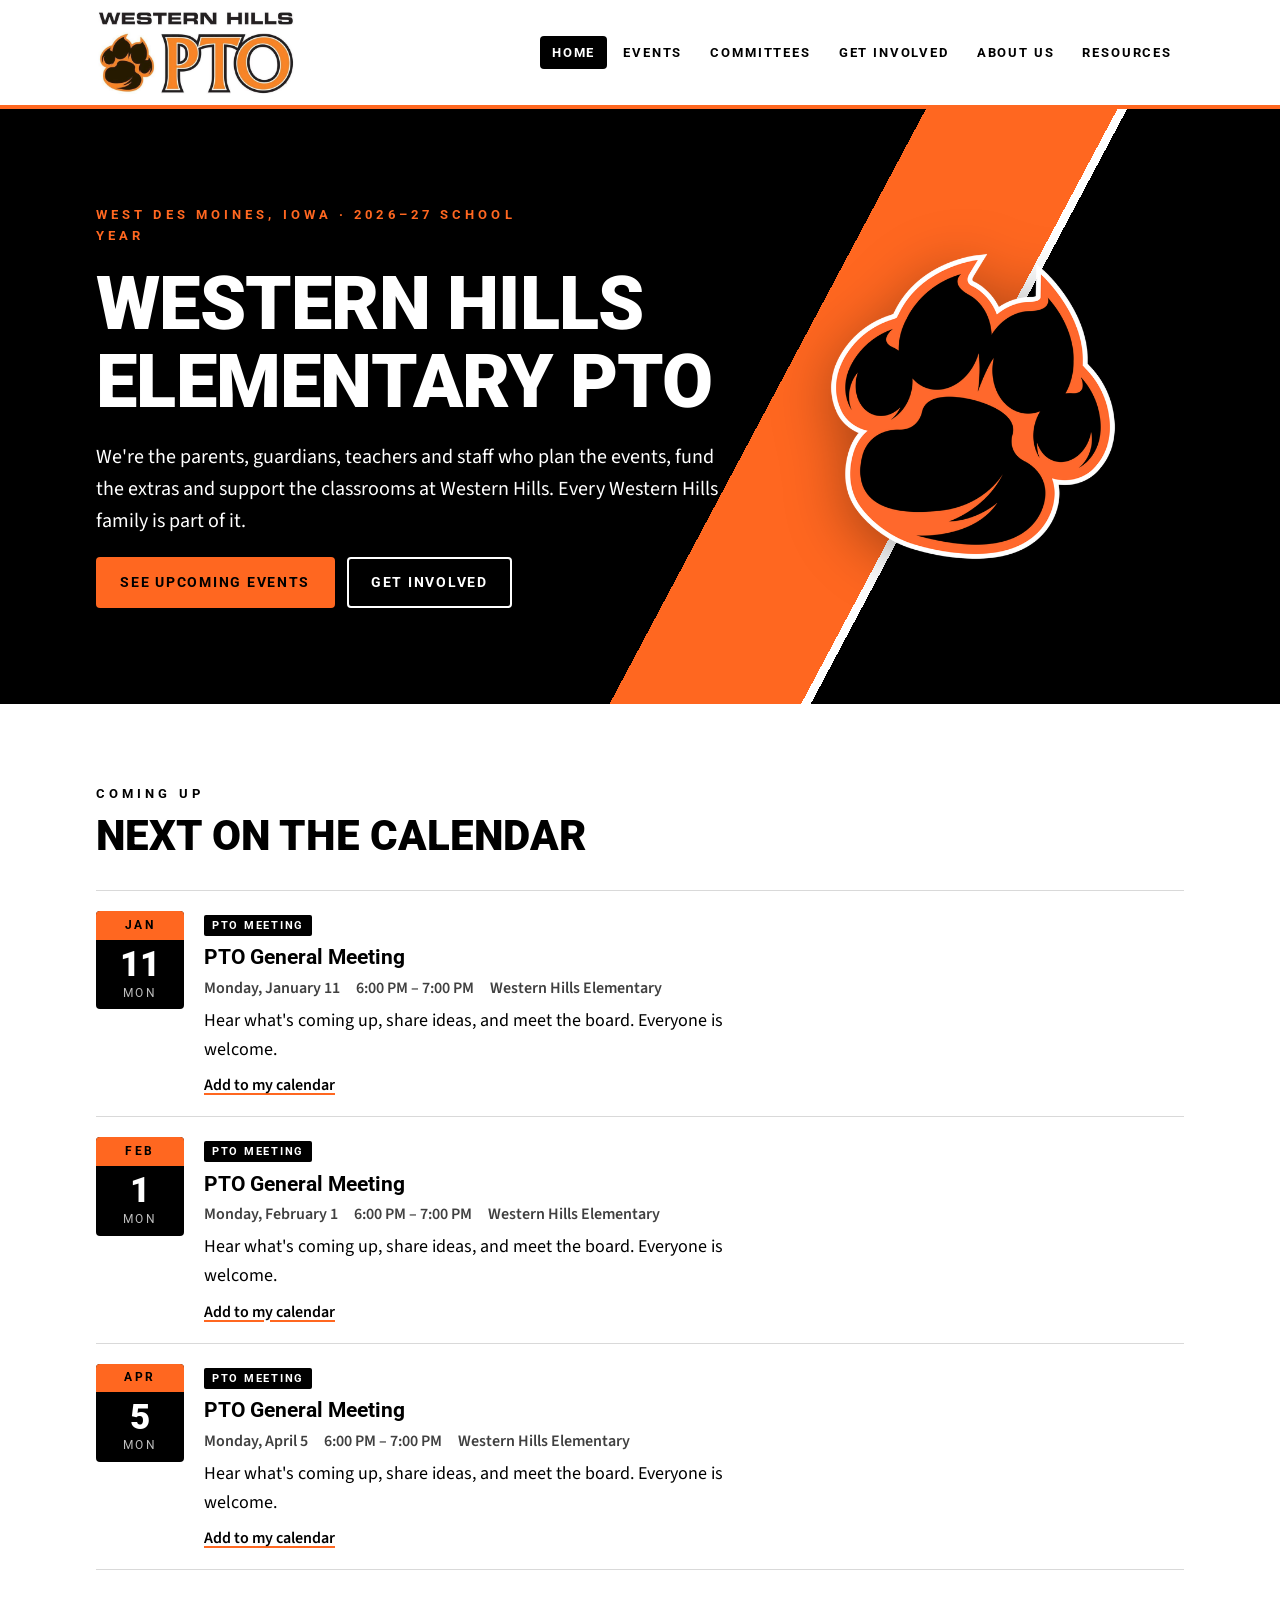
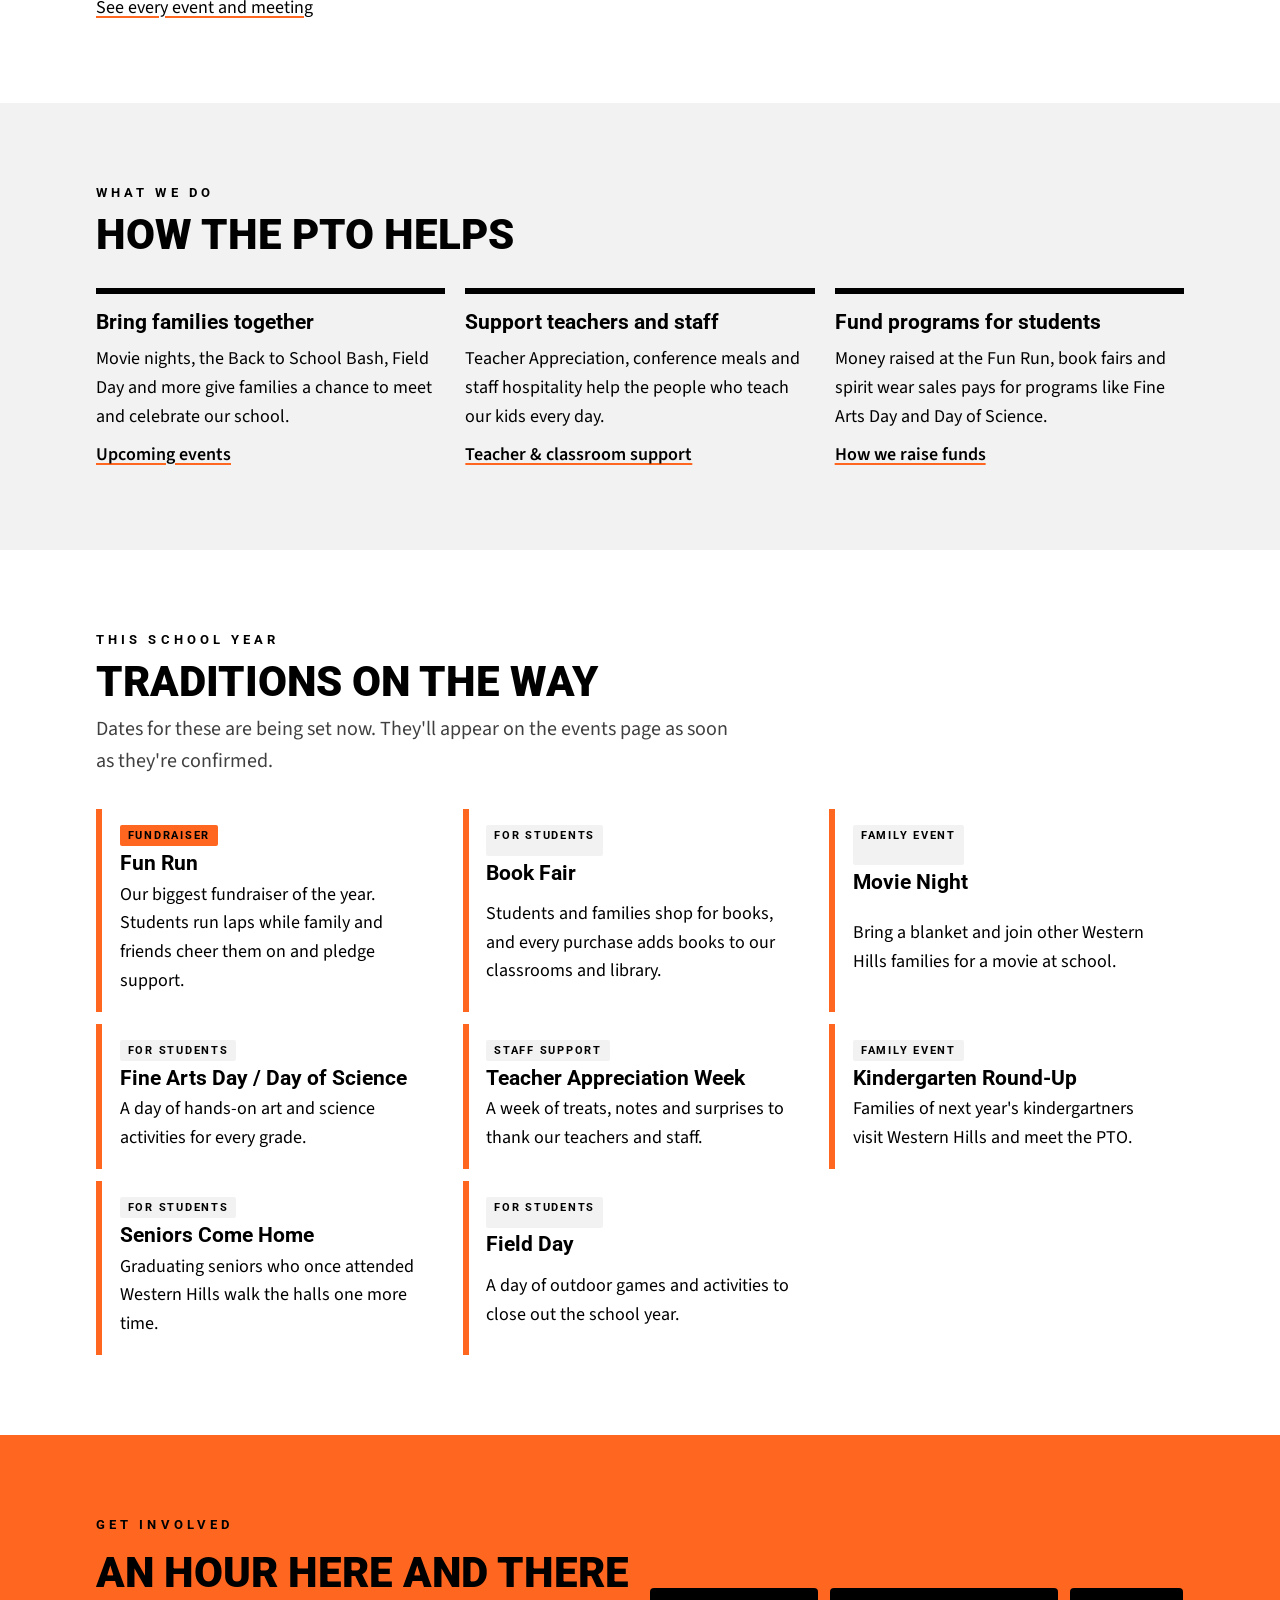
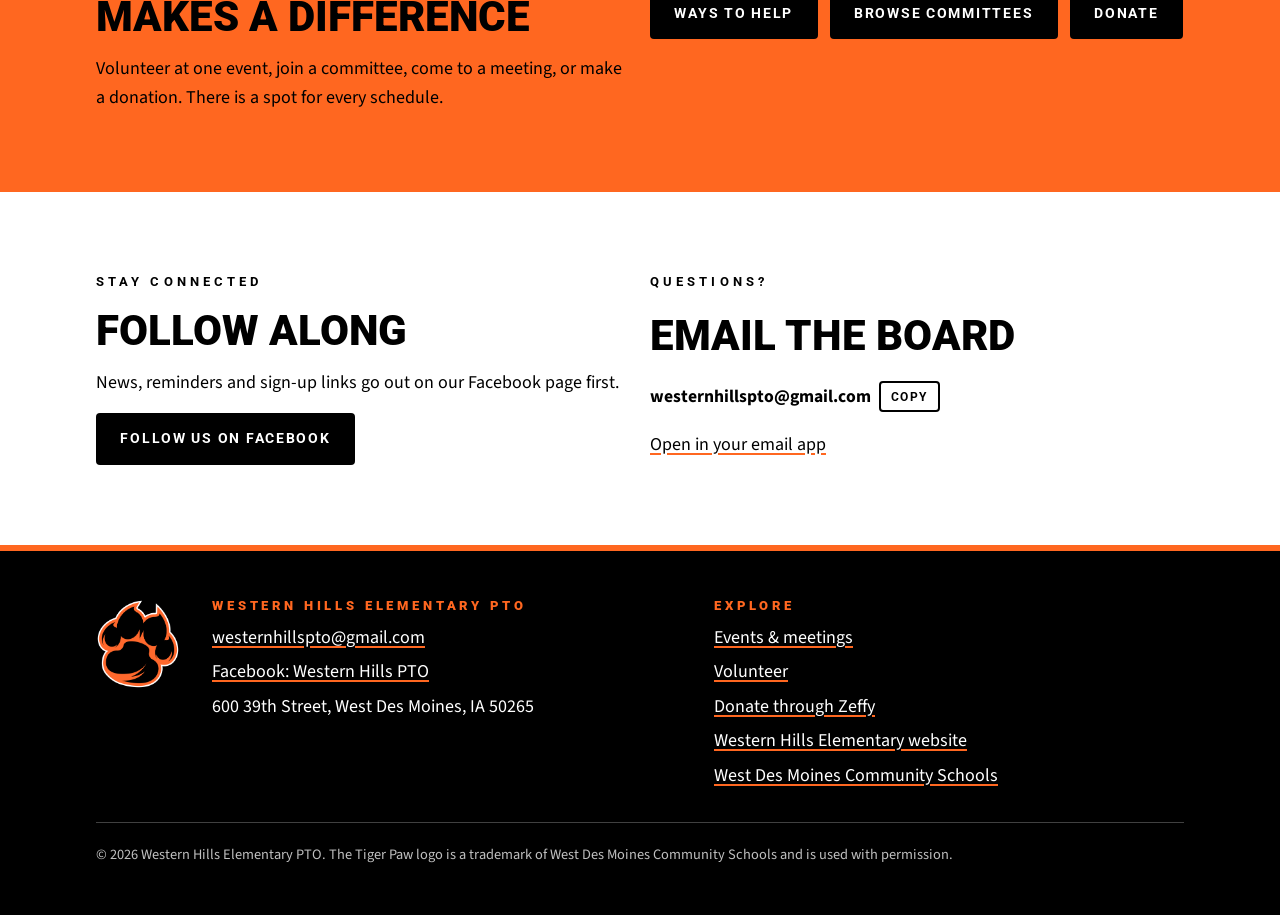
<file: index.html>
<!doctype html>
<html lang="en">
<head>
  <meta charset="utf-8">
  <meta name="viewport" content="width=device-width, initial-scale=1, viewport-fit=cover">
  <title>Western Hills Elementary PTO</title>
  <meta name="description" content="The Western Hills Elementary PTO plans events, supports teachers and funds programs for students at Western Hills Elementary in West Des Moines.">
  <meta property="og:title" content="Western Hills Elementary PTO">
  <meta property="og:description" content="The Western Hills Elementary PTO plans events, supports teachers and funds programs for students at Western Hills Elementary in West Des Moines.">
  <meta property="og:image" content="https://westernhillspto.com/assets/img/pto-logo.png">
  <meta name="theme-color" content="#000000">
  <link rel="icon" type="image/png" sizes="32x32" href="assets/img/favicon-32.png">
  <link rel="icon" type="image/png" sizes="256x256" href="assets/img/favicon-256.png">
  <link rel="apple-touch-icon" href="assets/img/apple-touch-icon.png">
  <link rel="preconnect" href="https://fonts.googleapis.com">
  <link rel="preconnect" href="https://fonts.gstatic.com" crossorigin>
  <link rel="stylesheet" href="https://fonts.googleapis.com/css2?family=Roboto:wght@500;700;900&family=Source+Sans+3:ital,wght@0,400;0,600;0,700;1,400&display=swap">
  <link rel="stylesheet" href="assets/css/site.css">
  <script src="assets/js/site.js" defer></script>
</head>
<body data-page="home">
  <a class="skip" href="#main">Skip to content</a>
  <header class="site-header">
    <div class="wrap">
      <a class="brand" href="index.html" aria-label="Western Hills Elementary PTO home">
        <img src="assets/img/pto-logo.png" alt="Western Hills PTO" width="640" height="276">
      </a>
      <button class="nav-toggle" type="button" aria-expanded="false" aria-controls="site-nav">Menu</button>
      <nav class="nav" id="site-nav" aria-label="Main">
        <ul>
          <li><a href="index.html" aria-current="page">Home</a></li>
          <li><a href="events.html">Events</a></li>
          <li><a href="committees.html">Committees</a></li>
          <li><a href="get-involved.html">Get Involved</a></li>
          <li><a href="about.html">About Us</a></li>
          <li><a href="resources.html">Resources</a></li>
        </ul>
      </nav>
    </div>
  </header>

  <main id="main">
    <section class="hero on-ink">
      <div class="wrap">
        <div class="hero-copy">
          <p class="eyebrow">West Des Moines, Iowa · 2026–27 school year</p>
          <h1>Western Hills Elementary PTO</h1>
          <p class="lede">We're the parents, guardians, teachers and staff who plan the events, fund the extras and support the classrooms at Western Hills. Every Western Hills family is part of it.</p>
          <div class="btn-row">
            <a class="btn btn-orange" href="events.html">See upcoming events</a>
            <a class="btn btn-ghost" href="get-involved.html">Get involved</a>
          </div>
        </div>
        <img class="hero-mark" src="assets/img/paw-full-color.png" alt="" width="522" height="560">
      </div>
    </section>

    <section class="section">
      <div class="wrap">
        <div class="section-head">
          <p class="eyebrow">Coming up</p>
          <h2>Next on the calendar</h2>
        </div>
        <div id="next-events"><p class="empty">Loading events…</p></div>
        <p style="margin-top:1.5rem"><a href="events.html">See every event and meeting</a></p>
      </div>
    </section>

    <section class="section band-stone">
      <div class="wrap">
        <div class="section-head">
          <p class="eyebrow">What we do</p>
          <h2>How the PTO helps</h2>
        </div>
        <div class="grid grid-3">
          <div class="pillar">
            <h3>Bring families together</h3>
            <p>Movie nights, the Back to School Bash, Field Day and more give families a chance to meet and celebrate our school.</p>
            <a href="events.html">Upcoming events</a>
          </div>
          <div class="pillar">
            <h3>Support teachers and staff</h3>
            <p>Teacher Appreciation, conference meals and staff hospitality help the people who teach our kids every day.</p>
            <a href="committees.html#staff">Teacher &amp; classroom support</a>
          </div>
          <div class="pillar">
            <h3>Fund programs for students</h3>
            <p>Money raised at the Fun Run, book fairs and spirit wear sales pays for programs like Fine Arts Day and Day of Science.</p>
            <a href="committees.html#fundraising">How we raise funds</a>
          </div>
        </div>
      </div>
    </section>

    <section class="section">
      <div class="wrap">
        <div class="section-head">
          <p class="eyebrow">This school year</p>
          <h2>Traditions on the way</h2>
          <p class="lede">Dates for these are being set now. They'll appear on the events page as soon as they're confirmed.</p>
        </div>
        <div class="soon-list" id="year-list"></div>
      </div>
    </section>

    <section class="section band-orange">
      <div class="wrap grid grid-2" style="align-items:center">
        <div class="stack">
          <p class="eyebrow">Get involved</p>
          <h2>An hour here and there makes a difference</h2>
          <p>Volunteer at one event, join a committee, come to a meeting, or make a donation. There is a spot for every schedule.</p>
        </div>
        <div class="btn-row">
          <a class="btn btn-ink" href="get-involved.html">Ways to help</a>
          <a class="btn btn-ink" href="committees.html">Browse committees</a>
          <a class="btn btn-ink" data-site-donate href="https://www.zeffy.com/en-US/organizations/western-hills-elementary-pto" target="_blank" rel="noopener">Donate</a>
        </div>
      </div>
    </section>

    <section class="section">
      <div class="wrap grid grid-2">
        <div class="stack">
          <p class="eyebrow">Stay connected</p>
          <h2>Follow along</h2>
          <p>News, reminders and sign-up links go out on our Facebook page first.</p>
          <div class="btn-row"><a class="btn btn-ink" data-site-facebook href="https://www.facebook.com/WesternHillsPTO" target="_blank" rel="noopener">Follow us on Facebook</a></div>
        </div>
        <div class="stack">
          <p class="eyebrow">Questions?</p>
          <h2>Email the board</h2>
          <div class="copyline"><code>westernhillspto@gmail.com</code><button class="copybtn" type="button" data-copy-email data-copy="westernhillspto@gmail.com">Copy</button></div>
          <p><a data-site-email href="mailto:westernhillspto@gmail.com">Open in your email app</a></p>
        </div>
      </div>
    </section>
  </main>

  <footer class="site-footer">
    <div class="wrap">
      <img src="assets/img/paw-full-color.png" alt="" width="522" height="560">
      <div>
        <h2>Western Hills Elementary PTO</h2>
        <ul>
          <li><a data-site-email data-show-text href="mailto:westernhillspto@gmail.com">westernhillspto@gmail.com</a></li>
          <li><a data-site-facebook href="https://www.facebook.com/WesternHillsPTO" target="_blank" rel="noopener">Facebook: Western Hills PTO</a></li>
          <li data-site-address>600 39th Street, West Des Moines, IA 50265</li>
        </ul>
      </div>
      <div>
        <h2>Explore</h2>
        <ul>
          <li><a href="events.html">Events &amp; meetings</a></li>
          <li><a href="get-involved.html">Volunteer</a></li>
          <li><a data-site-donate href="https://www.zeffy.com/en-US/organizations/western-hills-elementary-pto" target="_blank" rel="noopener">Donate through Zeffy</a></li>
          <li><a data-site-school href="https://westernhills.wdmcs.org/" target="_blank" rel="noopener">Western Hills Elementary website</a></li>
          <li><a data-site-district href="https://www.wdmcs.org/" target="_blank" rel="noopener">West Des Moines Community Schools</a></li>
        </ul>
      </div>
      <p class="fine">&copy; <span id="year">2026</span> Western Hills Elementary PTO. The Tiger Paw logo is a trademark of West Des Moines Community Schools and is used with permission.</p>
    </div>
  </footer>
</body>
</html>
</file>
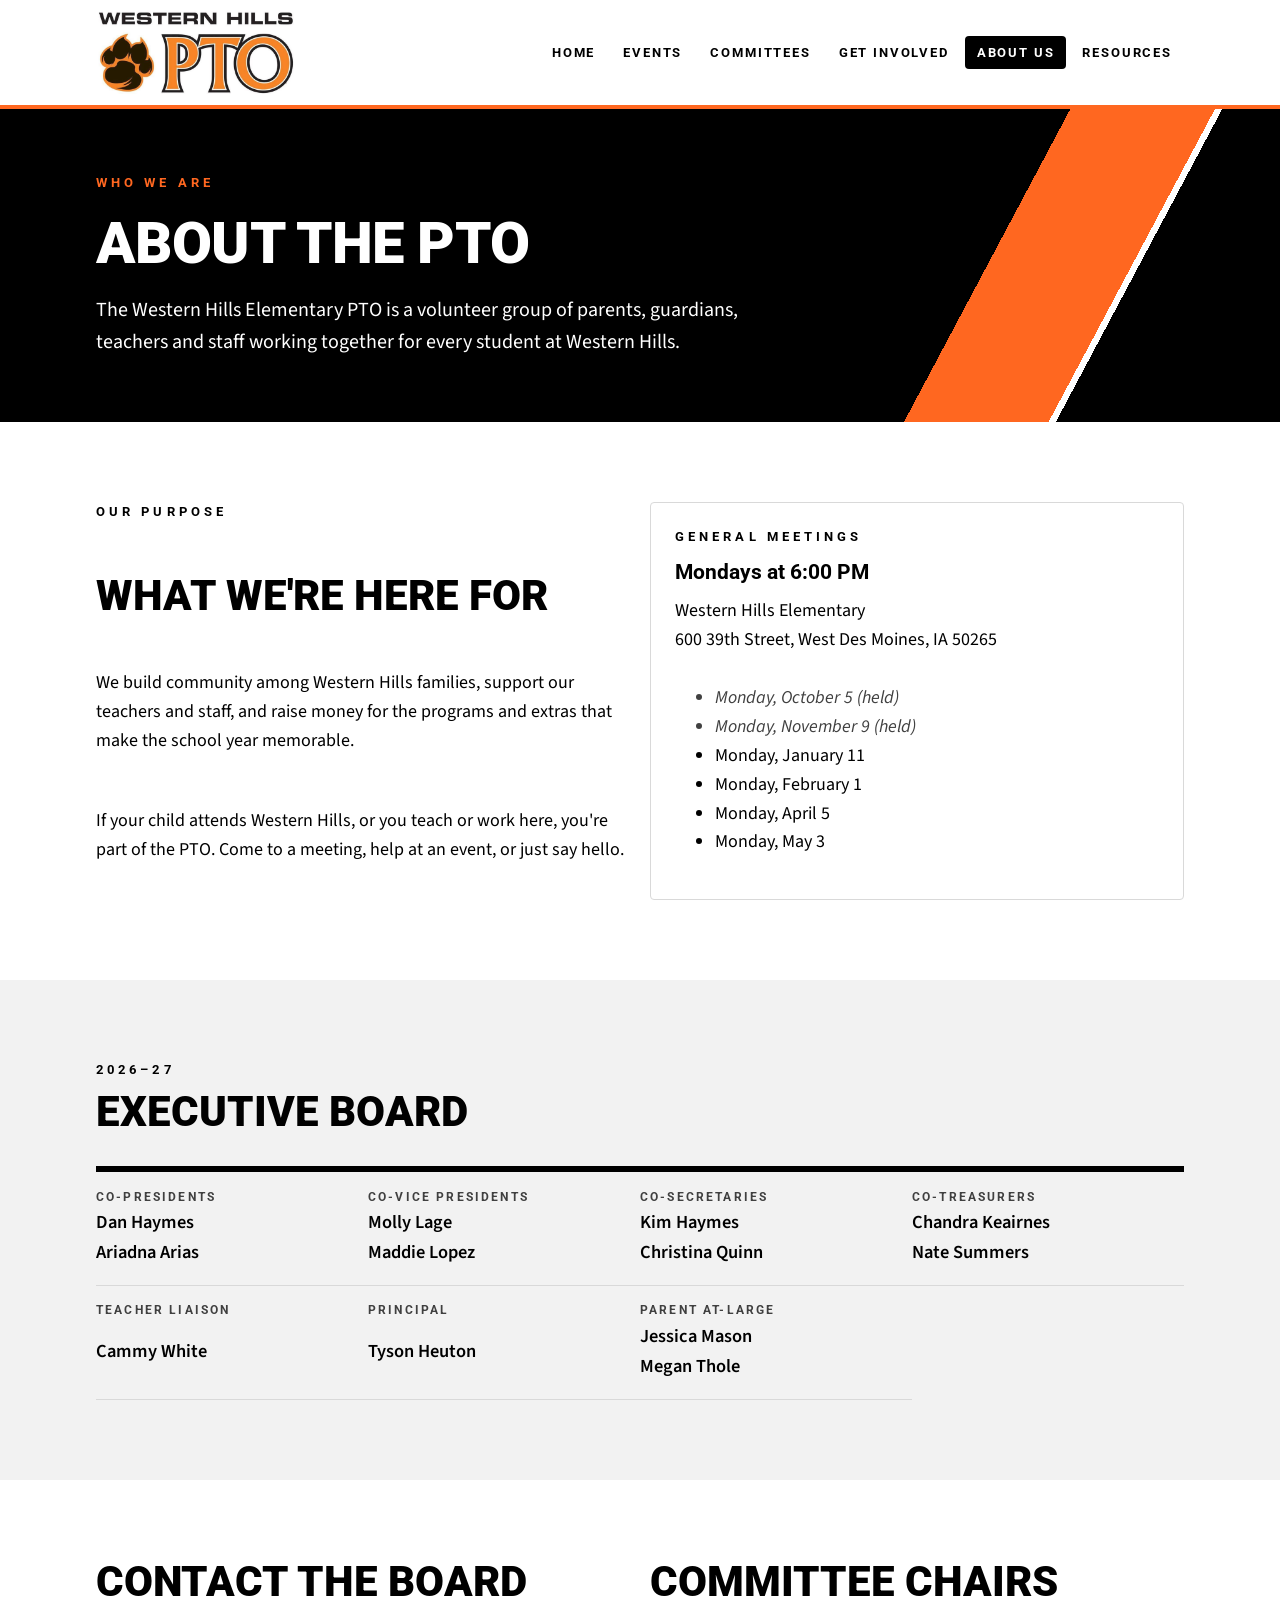
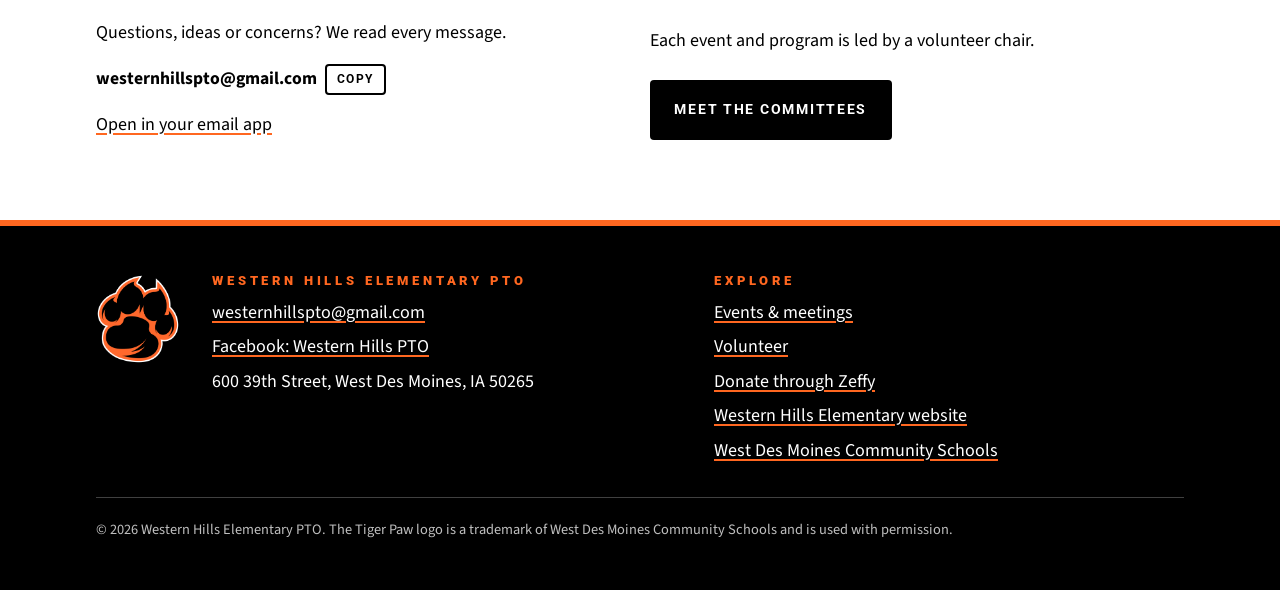
<file: about.html>
<!doctype html>
<html lang="en">
<head>
  <meta charset="utf-8">
  <meta name="viewport" content="width=device-width, initial-scale=1, viewport-fit=cover">
  <title>About Us | Western Hills Elementary PTO</title>
  <meta name="description" content="Meet the 2026–27 Western Hills Elementary PTO executive board and learn how the PTO works.">
  <meta property="og:title" content="About Us | Western Hills Elementary PTO">
  <meta property="og:description" content="Meet the 2026–27 Western Hills Elementary PTO executive board and learn how the PTO works.">
  <meta property="og:image" content="https://westernhillspto.com/assets/img/pto-logo.png">
  <meta name="theme-color" content="#000000">
  <link rel="icon" type="image/png" sizes="32x32" href="assets/img/favicon-32.png">
  <link rel="icon" type="image/png" sizes="256x256" href="assets/img/favicon-256.png">
  <link rel="apple-touch-icon" href="assets/img/apple-touch-icon.png">
  <link rel="preconnect" href="https://fonts.googleapis.com">
  <link rel="preconnect" href="https://fonts.gstatic.com" crossorigin>
  <link rel="stylesheet" href="https://fonts.googleapis.com/css2?family=Roboto:wght@500;700;900&family=Source+Sans+3:ital,wght@0,400;0,600;0,700;1,400&display=swap">
  <link rel="stylesheet" href="assets/css/site.css">
  <script src="assets/js/site.js" defer></script>
</head>
<body data-page="about">
  <a class="skip" href="#main">Skip to content</a>
  <header class="site-header">
    <div class="wrap">
      <a class="brand" href="index.html" aria-label="Western Hills Elementary PTO home">
        <img src="assets/img/pto-logo.png" alt="Western Hills PTO" width="640" height="276">
      </a>
      <button class="nav-toggle" type="button" aria-expanded="false" aria-controls="site-nav">Menu</button>
      <nav class="nav" id="site-nav" aria-label="Main">
        <ul>
          <li><a href="index.html">Home</a></li>
          <li><a href="events.html">Events</a></li>
          <li><a href="committees.html">Committees</a></li>
          <li><a href="get-involved.html">Get Involved</a></li>
          <li><a href="about.html" aria-current="page">About Us</a></li>
          <li><a href="resources.html">Resources</a></li>
        </ul>
      </nav>
    </div>
  </header>

  <main id="main">
    <section class="hero hero-sm on-ink">
      <div class="wrap">
        <div class="hero-copy">
          <p class="eyebrow">Who we are</p>
          <h1>About the PTO</h1>
          <p class="lede">The Western Hills Elementary PTO is a volunteer group of parents, guardians, teachers and staff working together for every student at Western Hills.</p>
        </div>
      </div>
    </section>

    <section class="section">
      <div class="wrap grid grid-2">
        <div class="stack">
          <p class="eyebrow">Our purpose</p>
          <h2>What we're here for</h2>
          <p>We build community among Western Hills families, support our teachers and staff, and raise money for the programs and extras that make the school year memorable.</p>
          <p>If your child attends Western Hills, or you teach or work here, you're part of the PTO. Come to a meeting, help at an event, or just say hello.</p>
        </div>
        <div class="panel">
          <p class="eyebrow">General meetings</p>
          <h3>Mondays at 6:00 PM</h3>
          <p>Western Hills Elementary<br><span data-site-address>600 39th Street, West Des Moines, IA 50265</span></p>
          <ul id="meeting-dates"></ul>
        </div>
      </div>
    </section>

    <section class="section band-stone">
      <div class="wrap">
        <div class="section-head">
          <p class="eyebrow">2026–27</p>
          <h2>Executive board</h2>
        </div>
        <div class="board" id="board"><p class="empty">Loading…</p></div>
      </div>
    </section>

    <section class="section">
      <div class="wrap grid grid-2">
        <div class="stack">
          <h2>Contact the board</h2>
          <p>Questions, ideas or concerns? We read every message.</p>
          <div class="copyline"><code>westernhillspto@gmail.com</code><button class="copybtn" type="button" data-copy-email data-copy="westernhillspto@gmail.com">Copy</button></div>
          <p><a data-site-email href="mailto:westernhillspto@gmail.com">Open in your email app</a></p>
        </div>
        <div class="stack">
          <h2>Committee chairs</h2>
          <p>Each event and program is led by a volunteer chair.</p>
          <div class="btn-row"><a class="btn btn-ink" href="committees.html">Meet the committees</a></div>
        </div>
      </div>
    </section>
  </main>

  <footer class="site-footer">
    <div class="wrap">
      <img src="assets/img/paw-full-color.png" alt="" width="522" height="560">
      <div>
        <h2>Western Hills Elementary PTO</h2>
        <ul>
          <li><a data-site-email data-show-text href="mailto:westernhillspto@gmail.com">westernhillspto@gmail.com</a></li>
          <li><a data-site-facebook href="https://www.facebook.com/WesternHillsPTO" target="_blank" rel="noopener">Facebook: Western Hills PTO</a></li>
          <li data-site-address>600 39th Street, West Des Moines, IA 50265</li>
        </ul>
      </div>
      <div>
        <h2>Explore</h2>
        <ul>
          <li><a href="events.html">Events &amp; meetings</a></li>
          <li><a href="get-involved.html">Volunteer</a></li>
          <li><a data-site-donate href="https://www.zeffy.com/en-US/organizations/western-hills-elementary-pto" target="_blank" rel="noopener">Donate through Zeffy</a></li>
          <li><a data-site-school href="https://westernhills.wdmcs.org/" target="_blank" rel="noopener">Western Hills Elementary website</a></li>
          <li><a data-site-district href="https://www.wdmcs.org/" target="_blank" rel="noopener">West Des Moines Community Schools</a></li>
        </ul>
      </div>
      <p class="fine">&copy; <span id="year">2026</span> Western Hills Elementary PTO. The Tiger Paw logo is a trademark of West Des Moines Community Schools and is used with permission.</p>
    </div>
  </footer>
</body>
</html>
</file>
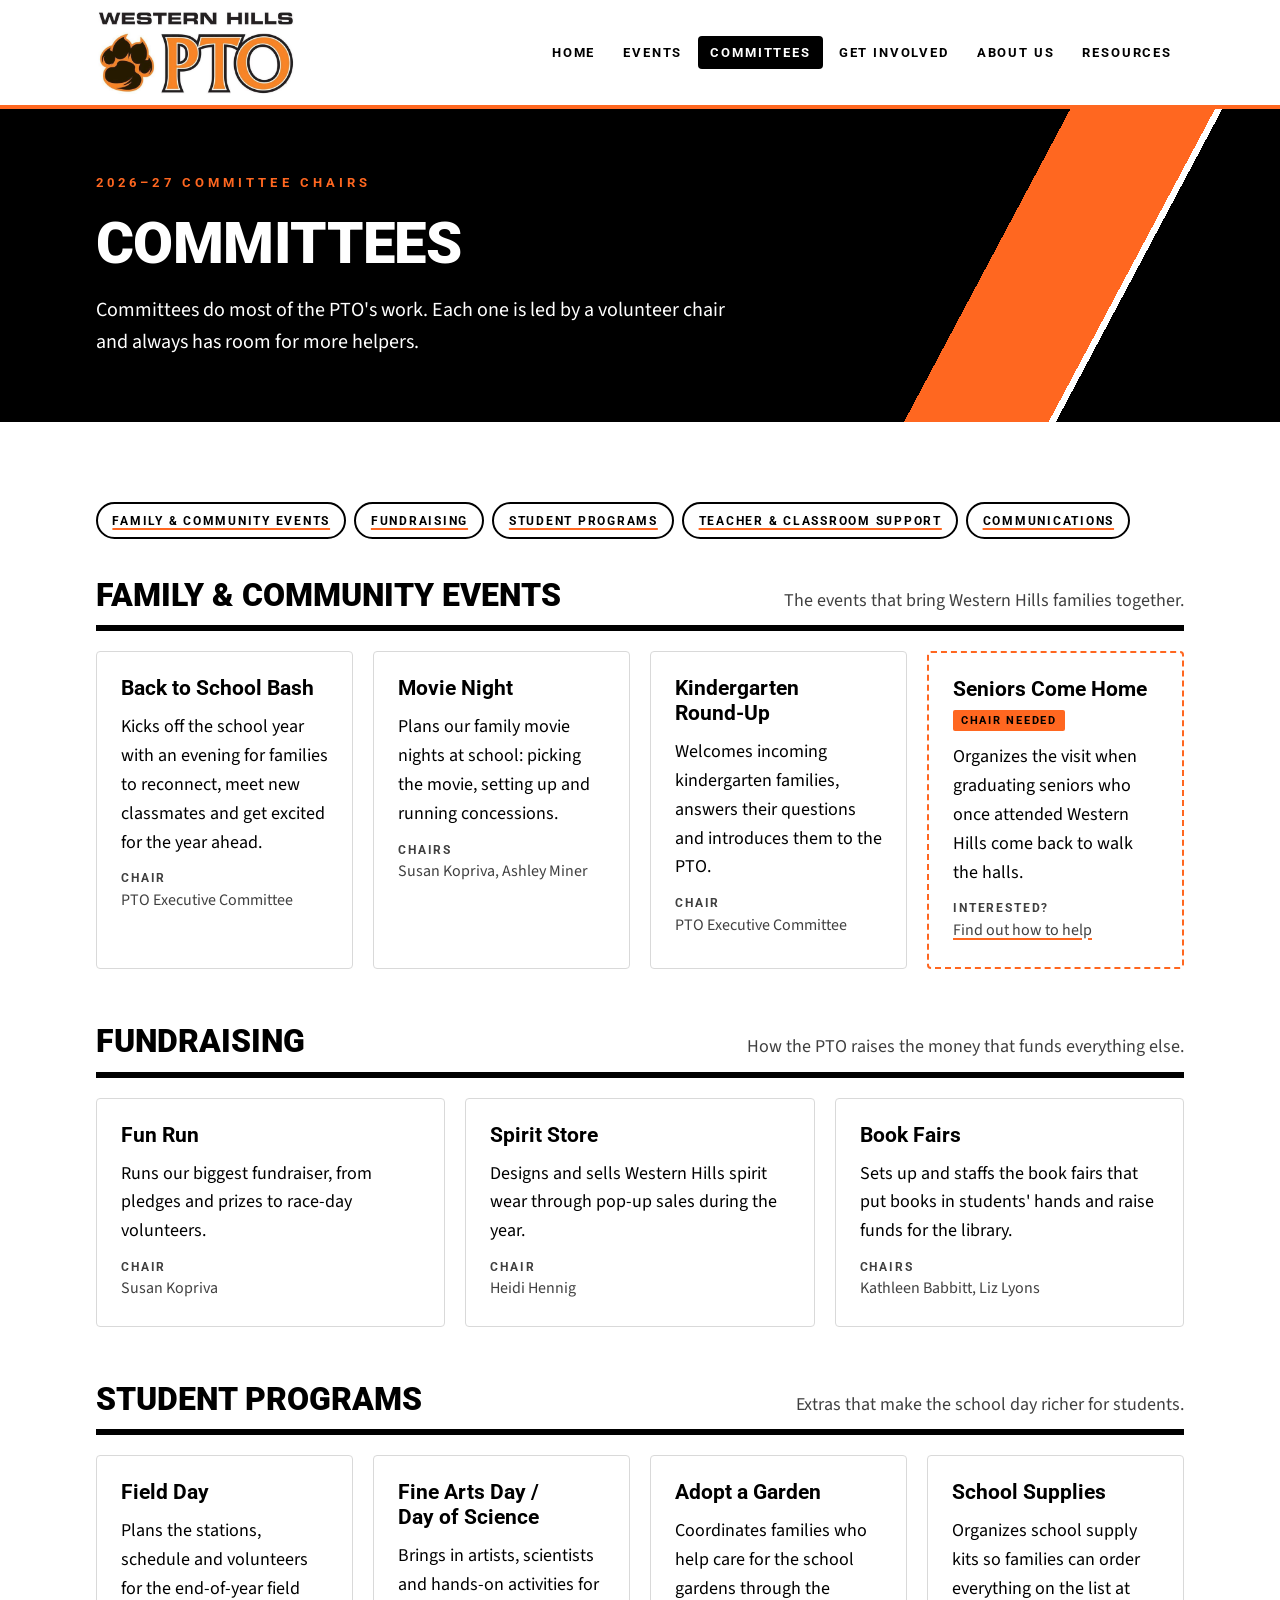
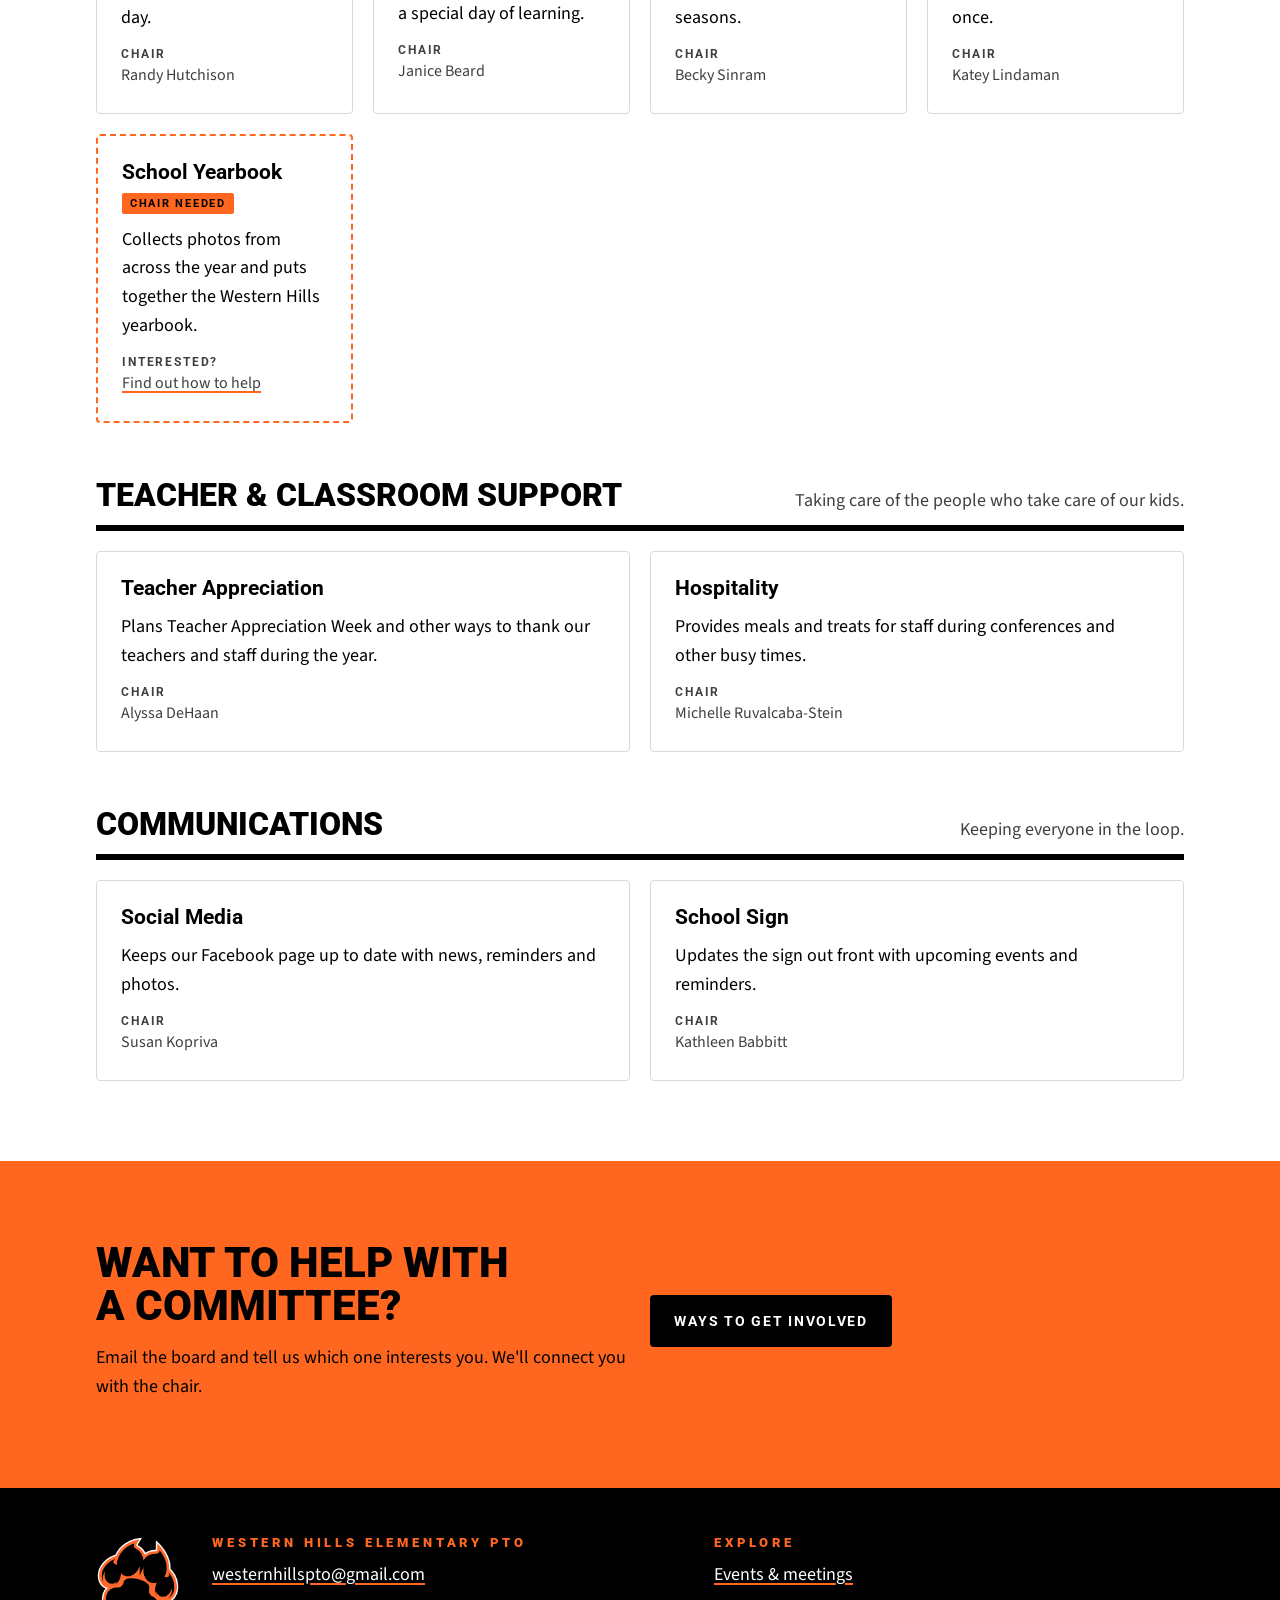
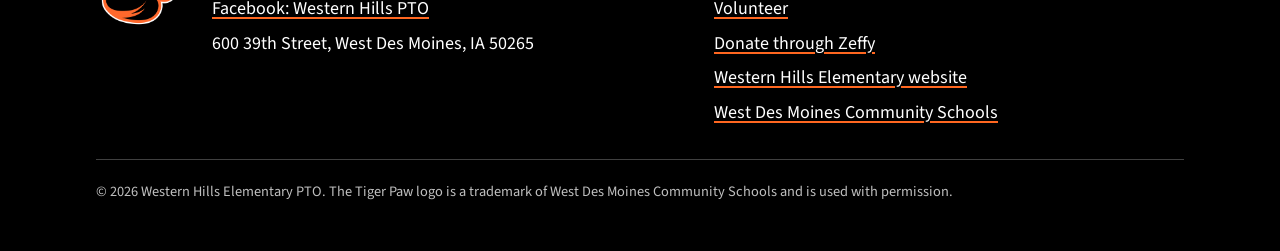
<file: committees.html>
<!doctype html>
<html lang="en">
<head>
  <meta charset="utf-8">
  <meta name="viewport" content="width=device-width, initial-scale=1, viewport-fit=cover">
  <title>Committees | Western Hills Elementary PTO</title>
  <meta name="description" content="The committees of the Western Hills Elementary PTO, what each one does, and who leads it.">
  <meta property="og:title" content="Committees | Western Hills Elementary PTO">
  <meta property="og:description" content="The committees of the Western Hills Elementary PTO, what each one does, and who leads it.">
  <meta property="og:image" content="https://westernhillspto.com/assets/img/pto-logo.png">
  <meta name="theme-color" content="#000000">
  <link rel="icon" type="image/png" sizes="32x32" href="assets/img/favicon-32.png">
  <link rel="icon" type="image/png" sizes="256x256" href="assets/img/favicon-256.png">
  <link rel="apple-touch-icon" href="assets/img/apple-touch-icon.png">
  <link rel="preconnect" href="https://fonts.googleapis.com">
  <link rel="preconnect" href="https://fonts.gstatic.com" crossorigin>
  <link rel="stylesheet" href="https://fonts.googleapis.com/css2?family=Roboto:wght@500;700;900&family=Source+Sans+3:ital,wght@0,400;0,600;0,700;1,400&display=swap">
  <link rel="stylesheet" href="assets/css/site.css">
  <script src="assets/js/site.js" defer></script>
</head>
<body data-page="committees">
  <a class="skip" href="#main">Skip to content</a>
  <header class="site-header">
    <div class="wrap">
      <a class="brand" href="index.html" aria-label="Western Hills Elementary PTO home">
        <img src="assets/img/pto-logo.png" alt="Western Hills PTO" width="640" height="276">
      </a>
      <button class="nav-toggle" type="button" aria-expanded="false" aria-controls="site-nav">Menu</button>
      <nav class="nav" id="site-nav" aria-label="Main">
        <ul>
          <li><a href="index.html">Home</a></li>
          <li><a href="events.html">Events</a></li>
          <li><a href="committees.html" aria-current="page">Committees</a></li>
          <li><a href="get-involved.html">Get Involved</a></li>
          <li><a href="about.html">About Us</a></li>
          <li><a href="resources.html">Resources</a></li>
        </ul>
      </nav>
    </div>
  </header>

  <main id="main">
    <section class="hero hero-sm on-ink">
      <div class="wrap">
        <div class="hero-copy">
          <p class="eyebrow">2026–27 committee chairs</p>
          <h1>Committees</h1>
          <p class="lede">Committees do most of the PTO's work. Each one is led by a volunteer chair and always has room for more helpers.</p>
        </div>
      </div>
    </section>

    <section class="section">
      <div class="wrap">
        <nav class="jump" id="jump" aria-label="Committee categories" style="margin-bottom:2.5rem"></nav>
        <div id="committee-list"><p class="empty">Loading committees…</p></div>
      </div>
    </section>

    <section class="section band-orange">
      <div class="wrap grid grid-2" style="align-items:center">
        <div class="stack">
          <h2>Want to help with a committee?</h2>
          <p>Email the board and tell us which one interests you. We'll connect you with the chair.</p>
        </div>
        <div class="btn-row"><a class="btn btn-ink" href="get-involved.html">Ways to get involved</a></div>
      </div>
    </section>
  </main>

  <footer class="site-footer">
    <div class="wrap">
      <img src="assets/img/paw-full-color.png" alt="" width="522" height="560">
      <div>
        <h2>Western Hills Elementary PTO</h2>
        <ul>
          <li><a data-site-email data-show-text href="mailto:westernhillspto@gmail.com">westernhillspto@gmail.com</a></li>
          <li><a data-site-facebook href="https://www.facebook.com/WesternHillsPTO" target="_blank" rel="noopener">Facebook: Western Hills PTO</a></li>
          <li data-site-address>600 39th Street, West Des Moines, IA 50265</li>
        </ul>
      </div>
      <div>
        <h2>Explore</h2>
        <ul>
          <li><a href="events.html">Events &amp; meetings</a></li>
          <li><a href="get-involved.html">Volunteer</a></li>
          <li><a data-site-donate href="https://www.zeffy.com/en-US/organizations/western-hills-elementary-pto" target="_blank" rel="noopener">Donate through Zeffy</a></li>
          <li><a data-site-school href="https://westernhills.wdmcs.org/" target="_blank" rel="noopener">Western Hills Elementary website</a></li>
          <li><a data-site-district href="https://www.wdmcs.org/" target="_blank" rel="noopener">West Des Moines Community Schools</a></li>
        </ul>
      </div>
      <p class="fine">&copy; <span id="year">2026</span> Western Hills Elementary PTO. The Tiger Paw logo is a trademark of West Des Moines Community Schools and is used with permission.</p>
    </div>
  </footer>
</body>
</html>
</file>
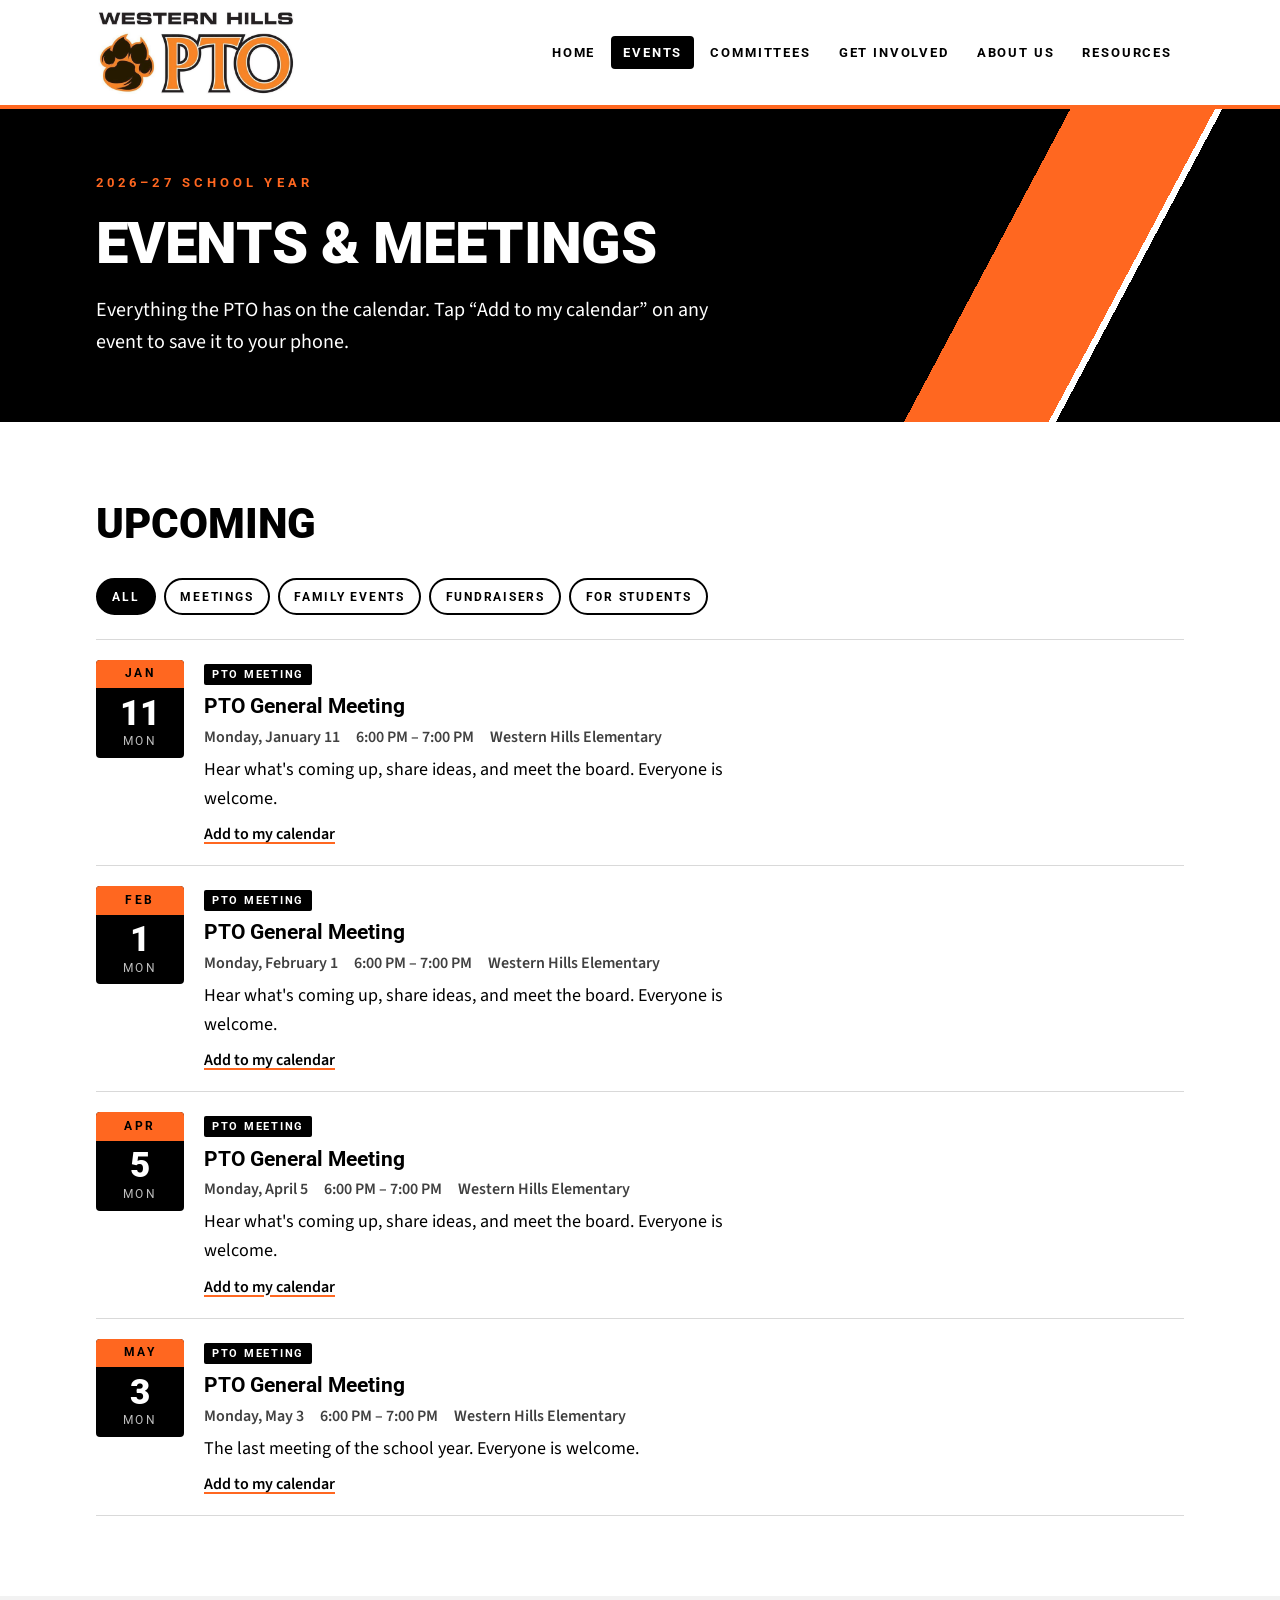
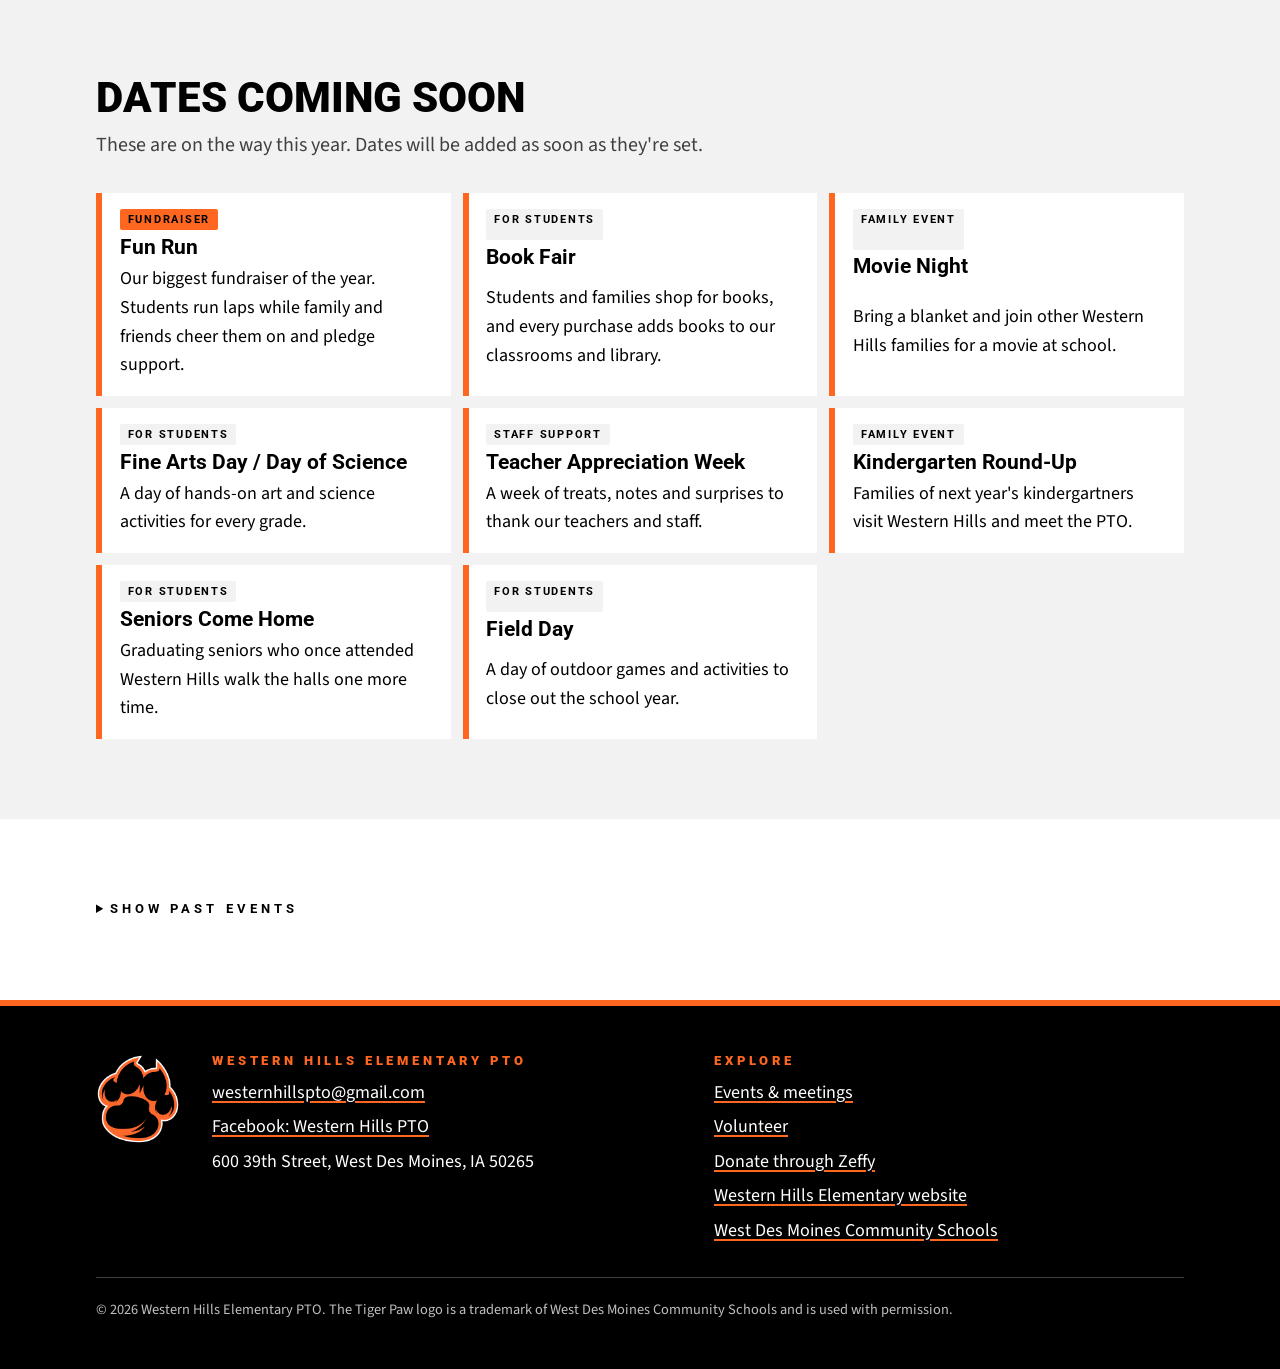
<file: events.html>
<!doctype html>
<html lang="en">
<head>
  <meta charset="utf-8">
  <meta name="viewport" content="width=device-width, initial-scale=1, viewport-fit=cover">
  <title>Events | Western Hills Elementary PTO</title>
  <meta name="description" content="PTO meetings, family events and fundraisers at Western Hills Elementary this school year.">
  <meta property="og:title" content="Events | Western Hills Elementary PTO">
  <meta property="og:description" content="PTO meetings, family events and fundraisers at Western Hills Elementary this school year.">
  <meta property="og:image" content="https://westernhillspto.com/assets/img/pto-logo.png">
  <meta name="theme-color" content="#000000">
  <link rel="icon" type="image/png" sizes="32x32" href="assets/img/favicon-32.png">
  <link rel="icon" type="image/png" sizes="256x256" href="assets/img/favicon-256.png">
  <link rel="apple-touch-icon" href="assets/img/apple-touch-icon.png">
  <link rel="preconnect" href="https://fonts.googleapis.com">
  <link rel="preconnect" href="https://fonts.gstatic.com" crossorigin>
  <link rel="stylesheet" href="https://fonts.googleapis.com/css2?family=Roboto:wght@500;700;900&family=Source+Sans+3:ital,wght@0,400;0,600;0,700;1,400&display=swap">
  <link rel="stylesheet" href="assets/css/site.css">
  <script src="assets/js/site.js" defer></script>
</head>
<body data-page="events">
  <a class="skip" href="#main">Skip to content</a>
  <header class="site-header">
    <div class="wrap">
      <a class="brand" href="index.html" aria-label="Western Hills Elementary PTO home">
        <img src="assets/img/pto-logo.png" alt="Western Hills PTO" width="640" height="276">
      </a>
      <button class="nav-toggle" type="button" aria-expanded="false" aria-controls="site-nav">Menu</button>
      <nav class="nav" id="site-nav" aria-label="Main">
        <ul>
          <li><a href="index.html">Home</a></li>
          <li><a href="events.html" aria-current="page">Events</a></li>
          <li><a href="committees.html">Committees</a></li>
          <li><a href="get-involved.html">Get Involved</a></li>
          <li><a href="about.html">About Us</a></li>
          <li><a href="resources.html">Resources</a></li>
        </ul>
      </nav>
    </div>
  </header>

  <main id="main">
    <section class="hero hero-sm on-ink">
      <div class="wrap">
        <div class="hero-copy">
          <p class="eyebrow">2026–27 school year</p>
          <h1>Events &amp; Meetings</h1>
          <p class="lede">Everything the PTO has on the calendar. Tap “Add to my calendar” on any event to save it to your phone.</p>
        </div>
      </div>
    </section>

    <section class="section">
      <div class="wrap">
        <div class="section-head"><h2>Upcoming</h2></div>
        <div class="filters" role="group" aria-label="Filter events">
          <button class="chip" type="button" data-filter="all" aria-pressed="true">All</button>
          <button class="chip" type="button" data-filter="meeting" aria-pressed="false">Meetings</button>
          <button class="chip" type="button" data-filter="family" aria-pressed="false">Family events</button>
          <button class="chip" type="button" data-filter="fundraiser" aria-pressed="false">Fundraisers</button>
          <button class="chip" type="button" data-filter="students" aria-pressed="false">For students</button>
        </div>
        <div id="upcoming"><p class="empty">Loading events…</p></div>
      </div>
    </section>

    <section class="section band-stone">
      <div class="wrap">
        <div class="section-head">
          <h2>Dates coming soon</h2>
          <p class="lede">These are on the way this year. Dates will be added as soon as they're set.</p>
        </div>
        <div class="soon-list" id="soon"></div>
      </div>
    </section>

    <section class="section" id="past-wrap">
      <div class="wrap">
        <details>
          <summary class="eyebrow" style="cursor:pointer">Show past events</summary>
          <div id="past" style="margin-top:1rem"></div>
        </details>
      </div>
    </section>
  </main>

  <footer class="site-footer">
    <div class="wrap">
      <img src="assets/img/paw-full-color.png" alt="" width="522" height="560">
      <div>
        <h2>Western Hills Elementary PTO</h2>
        <ul>
          <li><a data-site-email data-show-text href="mailto:westernhillspto@gmail.com">westernhillspto@gmail.com</a></li>
          <li><a data-site-facebook href="https://www.facebook.com/WesternHillsPTO" target="_blank" rel="noopener">Facebook: Western Hills PTO</a></li>
          <li data-site-address>600 39th Street, West Des Moines, IA 50265</li>
        </ul>
      </div>
      <div>
        <h2>Explore</h2>
        <ul>
          <li><a href="events.html">Events &amp; meetings</a></li>
          <li><a href="get-involved.html">Volunteer</a></li>
          <li><a data-site-donate href="https://www.zeffy.com/en-US/organizations/western-hills-elementary-pto" target="_blank" rel="noopener">Donate through Zeffy</a></li>
          <li><a data-site-school href="https://westernhills.wdmcs.org/" target="_blank" rel="noopener">Western Hills Elementary website</a></li>
          <li><a data-site-district href="https://www.wdmcs.org/" target="_blank" rel="noopener">West Des Moines Community Schools</a></li>
        </ul>
      </div>
      <p class="fine">&copy; <span id="year">2026</span> Western Hills Elementary PTO. The Tiger Paw logo is a trademark of West Des Moines Community Schools and is used with permission.</p>
    </div>
  </footer>
</body>
</html>
</file>
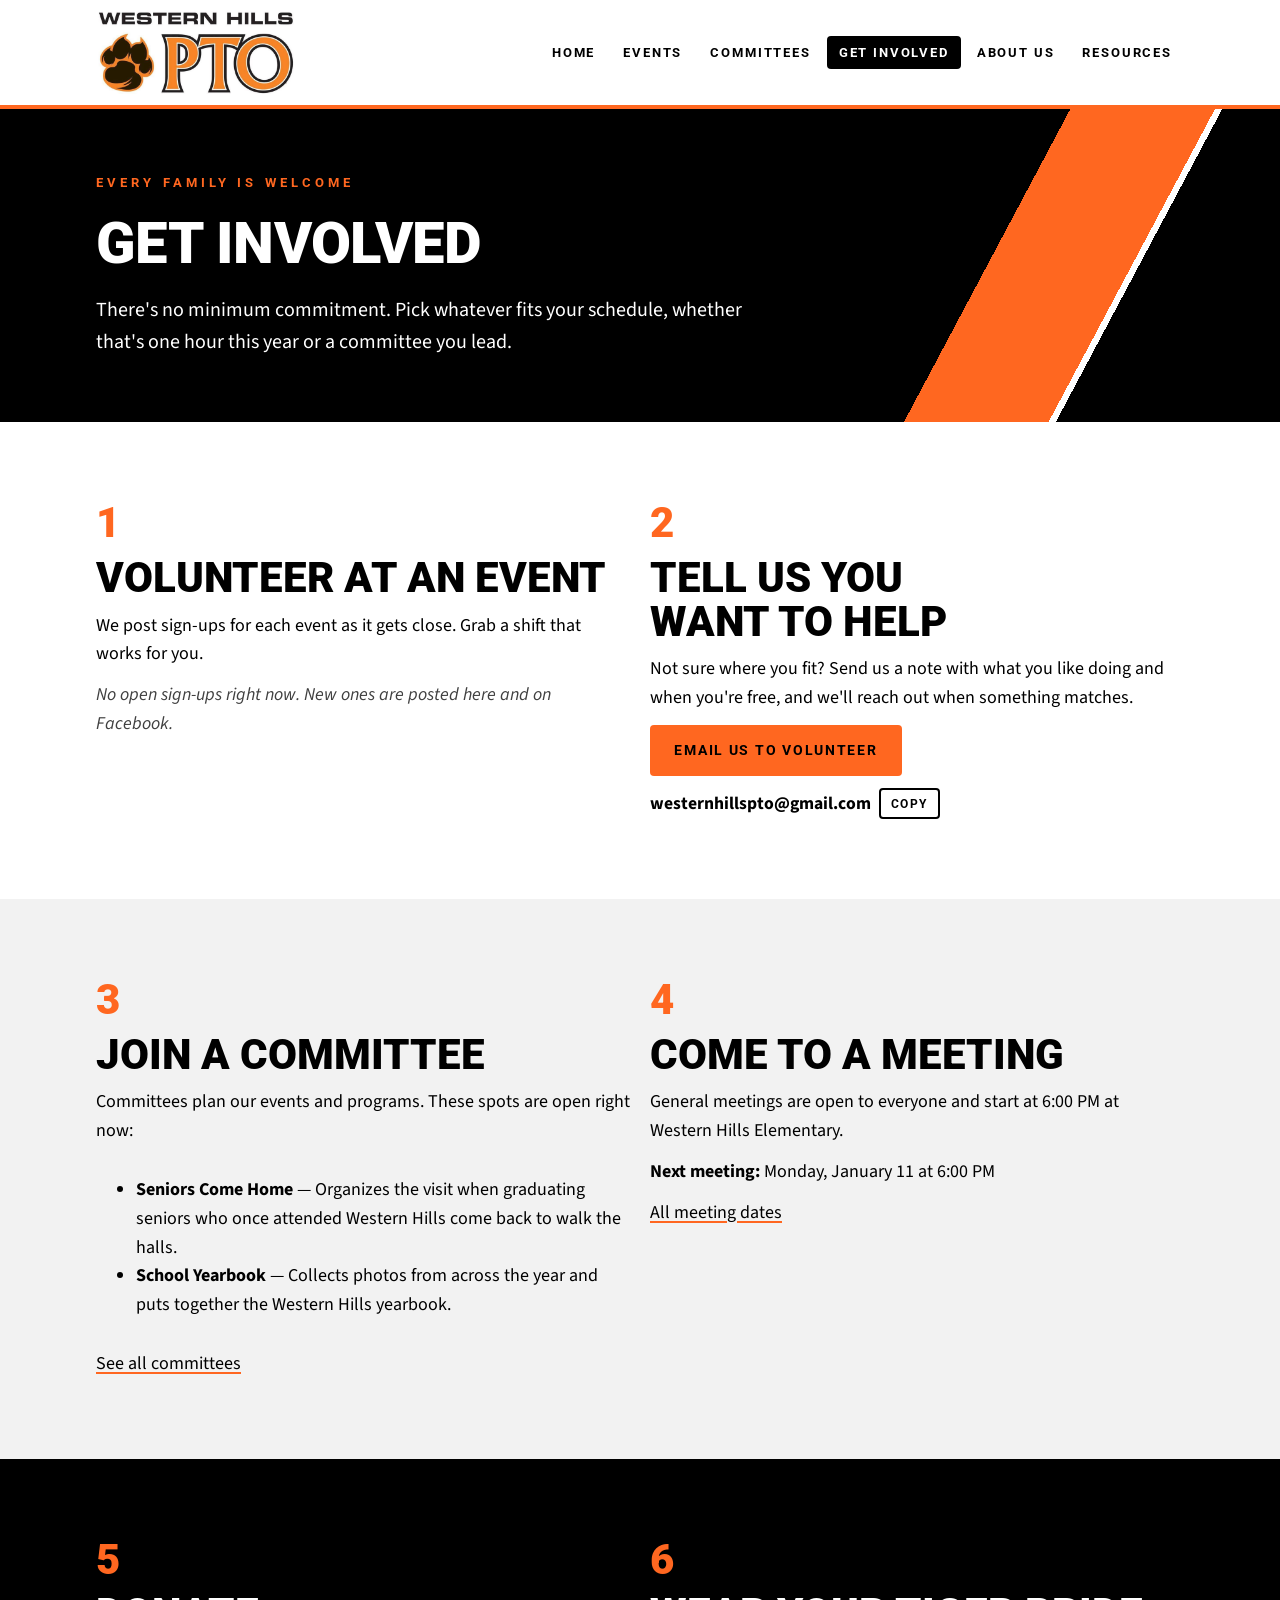
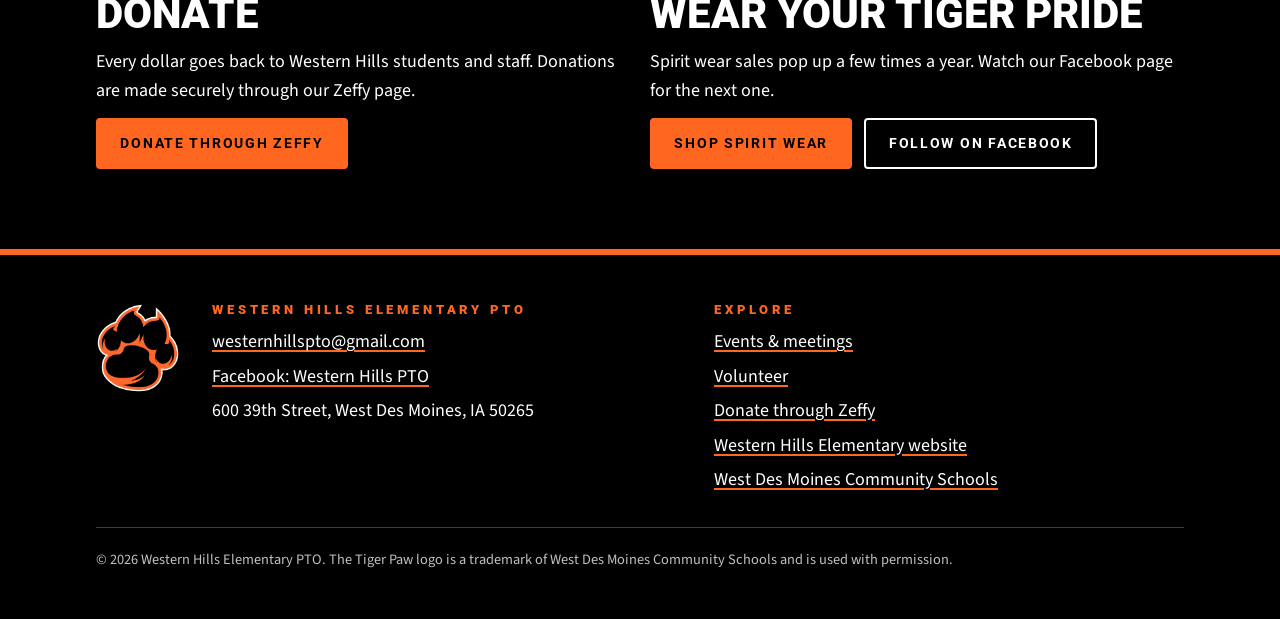
<file: get-involved.html>
<!doctype html>
<html lang="en">
<head>
  <meta charset="utf-8">
  <meta name="viewport" content="width=device-width, initial-scale=1, viewport-fit=cover">
  <title>Get Involved | Western Hills Elementary PTO</title>
  <meta name="description" content="Volunteer, join a committee, come to a meeting, or donate to the Western Hills Elementary PTO.">
  <meta property="og:title" content="Get Involved | Western Hills Elementary PTO">
  <meta property="og:description" content="Volunteer, join a committee, come to a meeting, or donate to the Western Hills Elementary PTO.">
  <meta property="og:image" content="https://westernhillspto.com/assets/img/pto-logo.png">
  <meta name="theme-color" content="#000000">
  <link rel="icon" type="image/png" sizes="32x32" href="assets/img/favicon-32.png">
  <link rel="icon" type="image/png" sizes="256x256" href="assets/img/favicon-256.png">
  <link rel="apple-touch-icon" href="assets/img/apple-touch-icon.png">
  <link rel="preconnect" href="https://fonts.googleapis.com">
  <link rel="preconnect" href="https://fonts.gstatic.com" crossorigin>
  <link rel="stylesheet" href="https://fonts.googleapis.com/css2?family=Roboto:wght@500;700;900&family=Source+Sans+3:ital,wght@0,400;0,600;0,700;1,400&display=swap">
  <link rel="stylesheet" href="assets/css/site.css">
  <script src="assets/js/site.js" defer></script>
</head>
<body data-page="involved">
  <a class="skip" href="#main">Skip to content</a>
  <header class="site-header">
    <div class="wrap">
      <a class="brand" href="index.html" aria-label="Western Hills Elementary PTO home">
        <img src="assets/img/pto-logo.png" alt="Western Hills PTO" width="640" height="276">
      </a>
      <button class="nav-toggle" type="button" aria-expanded="false" aria-controls="site-nav">Menu</button>
      <nav class="nav" id="site-nav" aria-label="Main">
        <ul>
          <li><a href="index.html">Home</a></li>
          <li><a href="events.html">Events</a></li>
          <li><a href="committees.html">Committees</a></li>
          <li><a href="get-involved.html" aria-current="page">Get Involved</a></li>
          <li><a href="about.html">About Us</a></li>
          <li><a href="resources.html">Resources</a></li>
        </ul>
      </nav>
    </div>
  </header>

  <main id="main">
    <section class="hero hero-sm on-ink">
      <div class="wrap">
        <div class="hero-copy">
          <p class="eyebrow">Every family is welcome</p>
          <h1>Get Involved</h1>
          <p class="lede">There's no minimum commitment. Pick whatever fits your schedule, whether that's one hour this year or a committee you lead.</p>
        </div>
      </div>
    </section>

    <section class="section">
      <div class="wrap grid grid-2">
        <div class="way">
          <span class="num">1</span>
          <h2>Volunteer at an event</h2>
          <p>We post sign-ups for each event as it gets close. Grab a shift that works for you.</p>
          <div id="signups"><p class="empty">Loading sign-ups…</p></div>
        </div>
        <div class="way">
          <span class="num">2</span>
          <h2>Tell us you want to help</h2>
          <p>Not sure where you fit? Send us a note with what you like doing and when you're free, and we'll reach out when something matches.</p>
          <div class="btn-row"><a class="btn btn-orange" id="volunteer-btn" data-site-email data-subject="I'd like to volunteer" href="mailto:westernhillspto@gmail.com">Email us to volunteer</a></div>
          <div class="copyline"><code>westernhillspto@gmail.com</code><button class="copybtn" type="button" data-copy-email data-copy="westernhillspto@gmail.com">Copy</button></div>
        </div>
      </div>
    </section>

    <section class="section band-stone">
      <div class="wrap grid grid-2">
        <div class="way">
          <span class="num">3</span>
          <h2>Join a committee</h2>
          <p>Committees plan our events and programs. These spots are open right now:</p>
          <ul id="open-chairs"></ul>
          <p><a href="committees.html">See all committees</a></p>
        </div>
        <div class="way">
          <span class="num">4</span>
          <h2>Come to a meeting</h2>
          <p>General meetings are open to everyone and start at 6:00 PM at Western Hills Elementary.</p>
          <p><strong>Next meeting:</strong> <span id="meeting-when">Loading…</span></p>
          <p><a href="events.html">All meeting dates</a></p>
        </div>
      </div>
    </section>

    <section class="section band-ink on-ink">
      <div class="wrap grid grid-2">
        <div class="way">
          <span class="num">5</span>
          <h2>Donate</h2>
          <p>Every dollar goes back to Western Hills students and staff. Donations are made securely through our Zeffy page.</p>
          <div class="btn-row"><a class="btn btn-orange" id="donate-btn" href="#" target="_blank" rel="noopener" aria-disabled="true">Donate through Zeffy</a></div>
          <p id="donate-note" class="empty" style="color:#BFBFBF">Online donations are coming soon.</p>
        </div>
        <div class="way">
          <span class="num">6</span>
          <h2>Wear your Tiger pride</h2>
          <p id="spirit-msg">Spirit wear sales pop up a few times a year.</p>
          <div class="btn-row">
            <a class="btn btn-orange" id="spirit-btn" href="#" target="_blank" rel="noopener" hidden>Shop spirit wear</a>
            <a class="btn btn-ghost" data-site-facebook href="https://www.facebook.com/WesternHillsPTO" target="_blank" rel="noopener">Follow on Facebook</a>
          </div>
        </div>
      </div>
    </section>
  </main>

  <footer class="site-footer">
    <div class="wrap">
      <img src="assets/img/paw-full-color.png" alt="" width="522" height="560">
      <div>
        <h2>Western Hills Elementary PTO</h2>
        <ul>
          <li><a data-site-email data-show-text href="mailto:westernhillspto@gmail.com">westernhillspto@gmail.com</a></li>
          <li><a data-site-facebook href="https://www.facebook.com/WesternHillsPTO" target="_blank" rel="noopener">Facebook: Western Hills PTO</a></li>
          <li data-site-address>600 39th Street, West Des Moines, IA 50265</li>
        </ul>
      </div>
      <div>
        <h2>Explore</h2>
        <ul>
          <li><a href="events.html">Events &amp; meetings</a></li>
          <li><a href="get-involved.html">Volunteer</a></li>
          <li><a data-site-donate href="https://www.zeffy.com/en-US/organizations/western-hills-elementary-pto" target="_blank" rel="noopener">Donate through Zeffy</a></li>
          <li><a data-site-school href="https://westernhills.wdmcs.org/" target="_blank" rel="noopener">Western Hills Elementary website</a></li>
          <li><a data-site-district href="https://www.wdmcs.org/" target="_blank" rel="noopener">West Des Moines Community Schools</a></li>
        </ul>
      </div>
      <p class="fine">&copy; <span id="year">2026</span> Western Hills Elementary PTO. The Tiger Paw logo is a trademark of West Des Moines Community Schools and is used with permission.</p>
    </div>
  </footer>
</body>
</html>
</file>
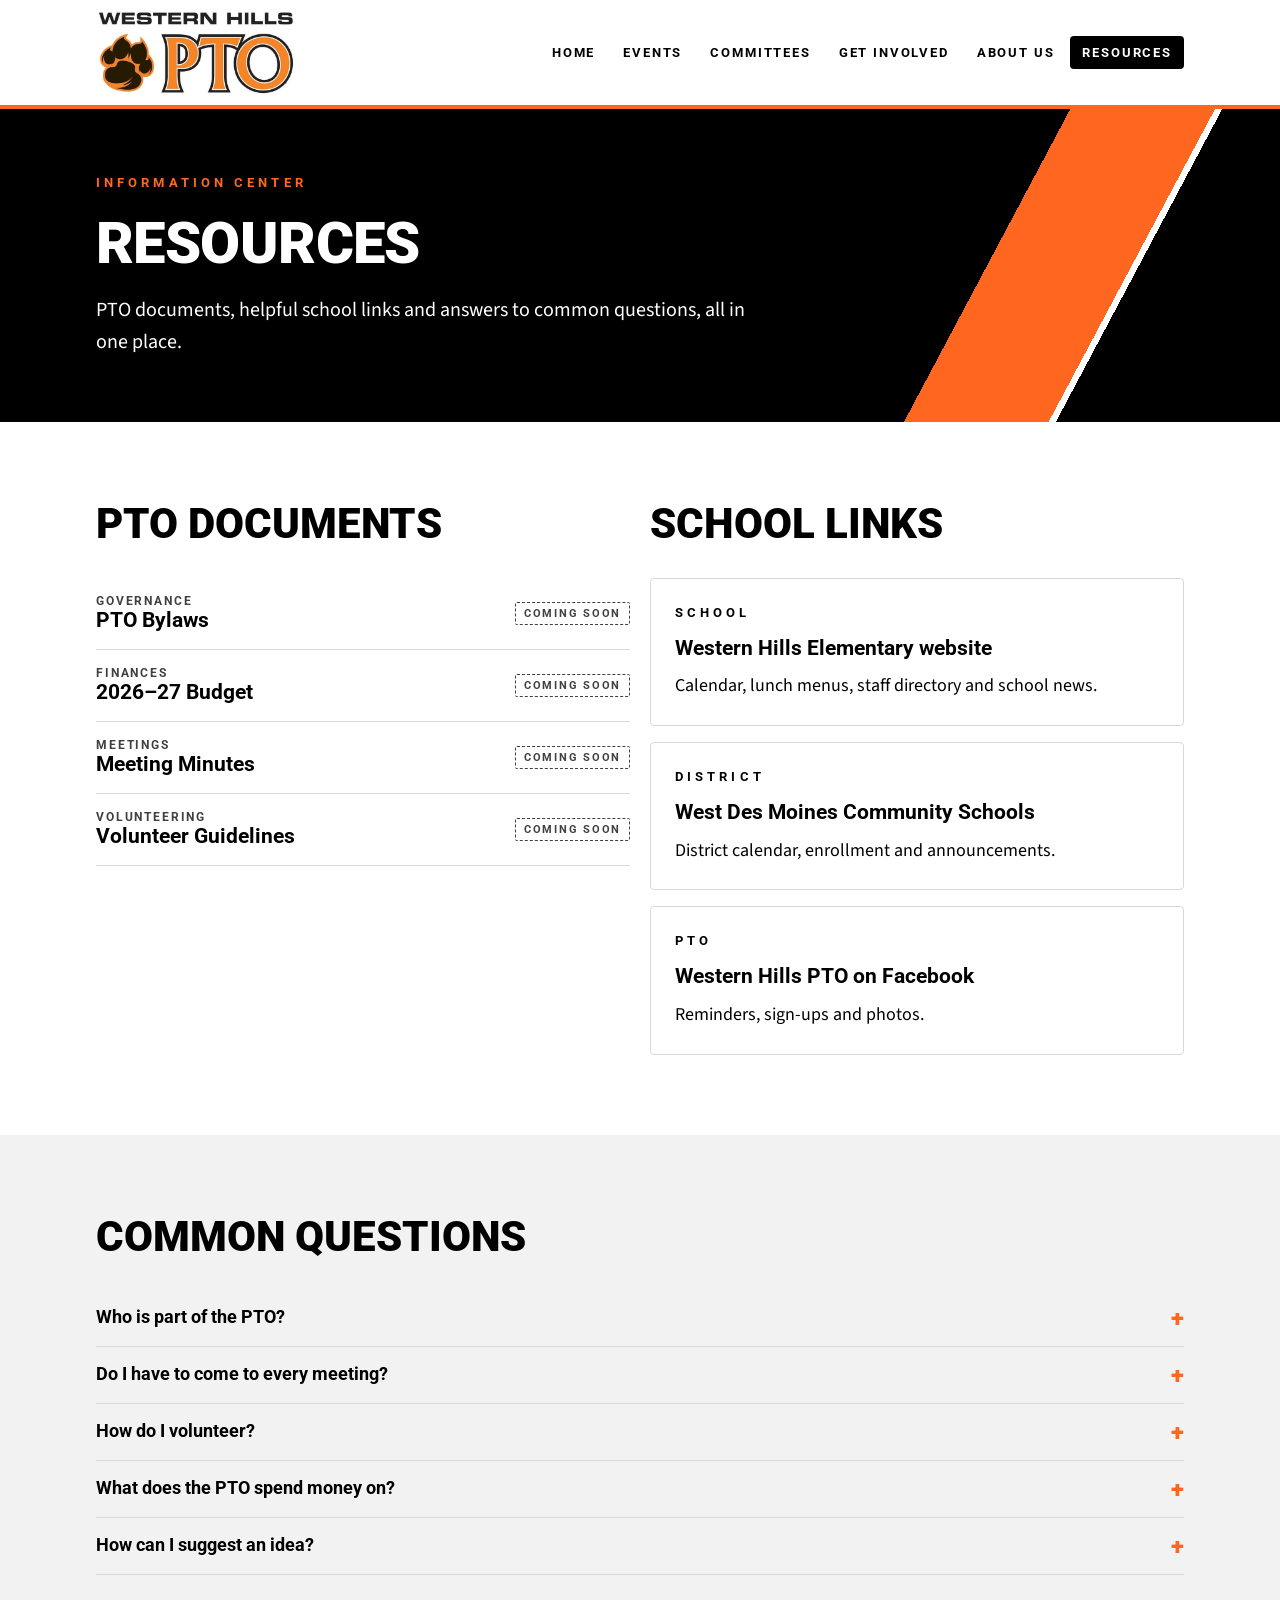
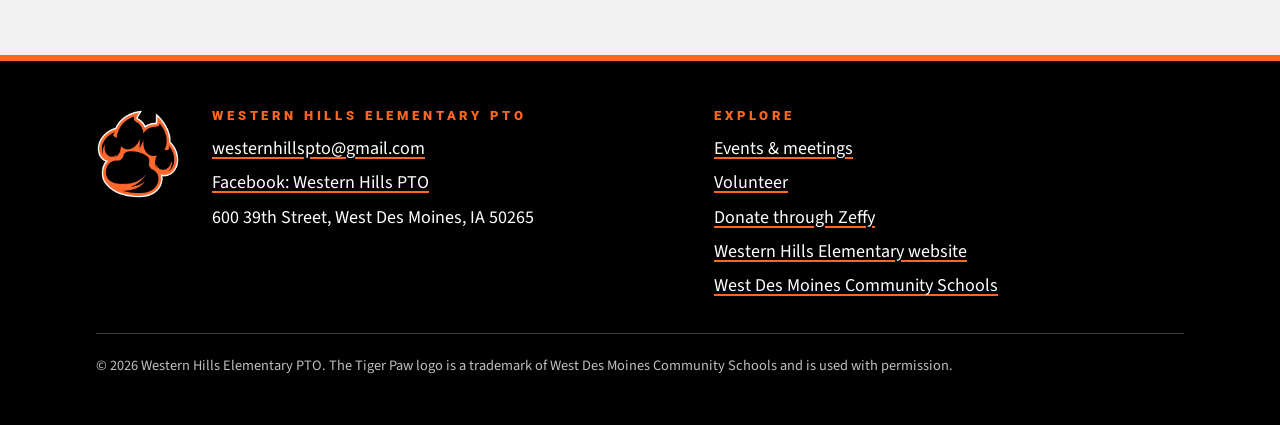
<file: resources.html>
<!doctype html>
<html lang="en">
<head>
  <meta charset="utf-8">
  <meta name="viewport" content="width=device-width, initial-scale=1, viewport-fit=cover">
  <title>Resources | Western Hills Elementary PTO</title>
  <meta name="description" content="Documents, links and answers to common questions about the Western Hills Elementary PTO.">
  <meta property="og:title" content="Resources | Western Hills Elementary PTO">
  <meta property="og:description" content="Documents, links and answers to common questions about the Western Hills Elementary PTO.">
  <meta property="og:image" content="https://westernhillspto.com/assets/img/pto-logo.png">
  <meta name="theme-color" content="#000000">
  <link rel="icon" type="image/png" sizes="32x32" href="assets/img/favicon-32.png">
  <link rel="icon" type="image/png" sizes="256x256" href="assets/img/favicon-256.png">
  <link rel="apple-touch-icon" href="assets/img/apple-touch-icon.png">
  <link rel="preconnect" href="https://fonts.googleapis.com">
  <link rel="preconnect" href="https://fonts.gstatic.com" crossorigin>
  <link rel="stylesheet" href="https://fonts.googleapis.com/css2?family=Roboto:wght@500;700;900&family=Source+Sans+3:ital,wght@0,400;0,600;0,700;1,400&display=swap">
  <link rel="stylesheet" href="assets/css/site.css">
  <script src="assets/js/site.js" defer></script>
</head>
<body data-page="resources">
  <a class="skip" href="#main">Skip to content</a>
  <header class="site-header">
    <div class="wrap">
      <a class="brand" href="index.html" aria-label="Western Hills Elementary PTO home">
        <img src="assets/img/pto-logo.png" alt="Western Hills PTO" width="640" height="276">
      </a>
      <button class="nav-toggle" type="button" aria-expanded="false" aria-controls="site-nav">Menu</button>
      <nav class="nav" id="site-nav" aria-label="Main">
        <ul>
          <li><a href="index.html">Home</a></li>
          <li><a href="events.html">Events</a></li>
          <li><a href="committees.html">Committees</a></li>
          <li><a href="get-involved.html">Get Involved</a></li>
          <li><a href="about.html">About Us</a></li>
          <li><a href="resources.html" aria-current="page">Resources</a></li>
        </ul>
      </nav>
    </div>
  </header>

  <main id="main">
    <section class="hero hero-sm on-ink">
      <div class="wrap">
        <div class="hero-copy">
          <p class="eyebrow">Information center</p>
          <h1>Resources</h1>
          <p class="lede">PTO documents, helpful school links and answers to common questions, all in one place.</p>
        </div>
      </div>
    </section>

    <section class="section">
      <div class="wrap grid grid-2">
        <div>
          <div class="section-head"><h2>PTO documents</h2></div>
          <div id="docs"><p class="empty">Loading…</p></div>
        </div>
        <div>
          <div class="section-head"><h2>School links</h2></div>
          <div class="stack">
            <a class="panel" data-site-school href="https://westernhills.wdmcs.org/" target="_blank" rel="noopener" style="text-decoration:none">
              <span class="eyebrow">School</span><h3>Western Hills Elementary website</h3><span>Calendar, lunch menus, staff directory and school news.</span>
            </a>
            <a class="panel" data-site-district href="https://www.wdmcs.org/" target="_blank" rel="noopener" style="text-decoration:none">
              <span class="eyebrow">District</span><h3>West Des Moines Community Schools</h3><span>District calendar, enrollment and announcements.</span>
            </a>
            <a class="panel" data-site-facebook href="https://www.facebook.com/WesternHillsPTO" target="_blank" rel="noopener" style="text-decoration:none">
              <span class="eyebrow">PTO</span><h3>Western Hills PTO on Facebook</h3><span>Reminders, sign-ups and photos.</span>
            </a>
          </div>
        </div>
      </div>
    </section>

    <section class="section band-stone">
      <div class="wrap">
        <div class="section-head"><h2>Common questions</h2></div>
        <details class="faq"><summary>Who is part of the PTO?</summary><p>Every parent, guardian, teacher and staff member at Western Hills. You don't need to sign up to come to a meeting or volunteer.</p></details>
        <details class="faq"><summary>Do I have to come to every meeting?</summary><p>No. Come when you can. Meetings are a good way to hear what's planned and share ideas.</p></details>
        <details class="faq"><summary>How do I volunteer?</summary><p>Sign up for an open shift on the <a href="get-involved.html">Get Involved</a> page, or email us and we'll match you with something that fits your schedule.</p></details>
        <details class="faq"><summary>What does the PTO spend money on?</summary><p>Funds go to student programs, family events, classroom and staff support, and school projects. Budget questions are always welcome at general meetings.</p></details>
        <details class="faq"><summary>How can I suggest an idea?</summary><p>Bring it to a general meeting or email <span data-site-email data-show-text>westernhillspto@gmail.com</span>. We love hearing from families.</p></details>
      </div>
    </section>
  </main>

  <footer class="site-footer">
    <div class="wrap">
      <img src="assets/img/paw-full-color.png" alt="" width="522" height="560">
      <div>
        <h2>Western Hills Elementary PTO</h2>
        <ul>
          <li><a data-site-email data-show-text href="mailto:westernhillspto@gmail.com">westernhillspto@gmail.com</a></li>
          <li><a data-site-facebook href="https://www.facebook.com/WesternHillsPTO" target="_blank" rel="noopener">Facebook: Western Hills PTO</a></li>
          <li data-site-address>600 39th Street, West Des Moines, IA 50265</li>
        </ul>
      </div>
      <div>
        <h2>Explore</h2>
        <ul>
          <li><a href="events.html">Events &amp; meetings</a></li>
          <li><a href="get-involved.html">Volunteer</a></li>
          <li><a data-site-donate href="https://www.zeffy.com/en-US/organizations/western-hills-elementary-pto" target="_blank" rel="noopener">Donate through Zeffy</a></li>
          <li><a data-site-school href="https://westernhills.wdmcs.org/" target="_blank" rel="noopener">Western Hills Elementary website</a></li>
          <li><a data-site-district href="https://www.wdmcs.org/" target="_blank" rel="noopener">West Des Moines Community Schools</a></li>
        </ul>
      </div>
      <p class="fine">&copy; <span id="year">2026</span> Western Hills Elementary PTO. The Tiger Paw logo is a trademark of West Des Moines Community Schools and is used with permission.</p>
    </div>
  </footer>
</body>
</html>
</file>
<file: assets/css/site.css>
/* Layout concept: a school-year bulletin board — black bands cut by the brand's diagonal
   orange slash, white panels for reading, and date-stamp blocks for everything on the calendar.
   Colors and fonts come only from the WDMCS brand guide (Activities system). */
:root {
  --orange: #FF6720;      /* PMS 165 — WDMCS Orange */
  --ink: #000000;         /* Black — web color from the brand guide */
  --paper: #FFFFFF;
  --stone: #F2F2F2;       /* light tint of black (grayscale spectrum) */
  --rule: #D9D9D9;        /* light tint of black */
  --graphite: #404040;    /* 75% black */
  --muted: #404040;       /* 75% black */

  --display: "Roboto", "Arial Black", Arial, sans-serif;   /* approved display: Roboto Black */
  --body: "Source Sans 3", "Source Sans Pro", Arial, sans-serif; /* approved copy font */

  --wrap: 72rem;
  --gutter: clamp(1rem, 4vw, 2rem);
  --radius: 4px;
  color-scheme: light;
}

*, *::before, *::after { box-sizing: border-box; }
html { -webkit-text-size-adjust: 100%; scroll-behavior: smooth; }
@media (prefers-reduced-motion: reduce) { html { scroll-behavior: auto; } * { transition: none !important; animation: none !important; } }
body {
  margin: 0; background: var(--paper); color: var(--ink);
  font-family: var(--body); font-size: 1.125rem; line-height: 1.6;
}
img { max-width: 100%; height: auto; display: block; }
a { color: inherit; text-decoration-color: var(--orange); text-decoration-thickness: 2px; text-underline-offset: 3px; }
a:hover { text-decoration-thickness: 3px; }
:focus-visible { outline: 3px solid var(--orange); outline-offset: 3px; }
h1, h2, h3, h4 { font-family: var(--display); line-height: 1.05; margin: 0; text-wrap: balance; }
h1 { font-weight: 900; font-size: clamp(2.4rem, 6.5vw, 4.6rem); text-transform: uppercase; letter-spacing: -0.01em; }
h2 { font-weight: 900; font-size: clamp(1.8rem, 4vw, 2.6rem); text-transform: uppercase; }
h3 { font-weight: 700; font-size: 1.3rem; line-height: 1.2; }
p { margin: 0; max-width: 65ch; }
.wrap { max-width: var(--wrap); margin-inline: auto; padding-inline: var(--gutter); }
.stack { display: grid; gap: 1rem; }
.eyebrow {
  font-family: var(--display); font-weight: 700; font-size: 0.8rem;
  letter-spacing: 0.32em; text-transform: uppercase;
}
.on-ink .eyebrow, .eyebrow.orange { color: var(--orange); }
.lede { font-size: 1.25rem; color: var(--graphite); }
.skip { position: absolute; left: -999px; top: 0; background: var(--ink); color: var(--paper); padding: .5rem 1rem; z-index: 99; }
.skip:focus { left: 1rem; }

/* ---------- Header ---------- */
.site-header {
  position: sticky; top: env(safe-area-inset-top, 0px); z-index: 20;
  background: var(--paper); border-bottom: 4px solid var(--orange);
}
.site-header .wrap { display: flex; align-items: center; justify-content: space-between; gap: 1rem; padding-block: .6rem; }
.brand { display: flex; align-items: center; text-decoration: none; }
.brand img { width: clamp(150px, 22vw, 200px); }
.nav-toggle {
  display: none; font: 700 .85rem var(--display); letter-spacing: .15em; text-transform: uppercase;
  background: var(--ink); color: var(--paper); border: 0; border-radius: var(--radius); padding: .65rem .9rem; cursor: pointer;
}
.nav ul { list-style: none; display: flex; flex-wrap: wrap; gap: .25rem; margin: 0; padding: 0; }
.nav a {
  display: block; padding: .55rem .75rem; text-decoration: none; border-radius: var(--radius);
  font: 700 .82rem var(--display); letter-spacing: .14em; text-transform: uppercase;
}
.nav a:hover { background: var(--stone); }
.nav a[aria-current="page"] { background: var(--ink); color: var(--paper); }
@media (max-width: 880px) {
  .nav-toggle { display: inline-block; }
  .nav { display: none; position: absolute; left: 0; right: 0; top: 100%; background: var(--paper); border-bottom: 4px solid var(--orange); }
  .nav.open { display: block; }
  .nav ul { flex-direction: column; padding: .5rem var(--gutter) 1rem; }
  .nav a { padding: .8rem .5rem; font-size: .95rem; border-bottom: 1px solid var(--rule); border-radius: 0; }
}

/* ---------- Buttons ---------- */
.btn {
  display: inline-flex; align-items: center; gap: .5rem; text-decoration: none; cursor: pointer;
  font: 700 .9rem var(--display); letter-spacing: .12em; text-transform: uppercase;
  padding: .95rem 1.4rem; border-radius: var(--radius); border: 2px solid transparent;
}
.btn-orange { background: var(--orange); color: var(--ink); }
.btn-orange:hover { background: var(--paper); border-color: var(--orange); }
.btn-ink { background: var(--ink); color: var(--paper); }
.btn-ink:hover { background: var(--graphite); }
.btn-ghost { border-color: currentColor; background: transparent; }
.btn-ghost:hover { background: var(--paper); color: var(--ink); border-color: var(--paper); }
.btn-row { display: flex; flex-wrap: wrap; gap: .75rem; }
.btn[aria-disabled="true"] { opacity: .55; cursor: default; pointer-events: none; }

/* ---------- Hero: black band with the diagonal slash ---------- */
.hero { position: relative; overflow: hidden; background: var(--ink); color: var(--paper); }
.hero::before {           /* orange slash with white keyline, after the brand guide covers */
  content: ""; position: absolute; inset: 0;
  background: linear-gradient(118deg, transparent 0 58%, var(--orange) 58% 70%, var(--paper) 70% 70.6%, transparent 70.6%);
}
.hero .wrap { position: relative; display: grid; grid-template-columns: minmax(0, 1.5fr) minmax(0, 1fr); align-items: center; gap: 2rem; padding-block: clamp(3rem, 8vw, 6rem); }
.hero-copy { display: grid; gap: 1.25rem; min-width: 0; }
.hero .lede { color: #FFFFFF; }
.hero-mark { justify-self: center; width: min(320px, 70%); filter: drop-shadow(0 12px 30px rgba(0,0,0,.35)); }
.hero-sm .wrap { grid-template-columns: 1fr; padding-block: clamp(2.5rem, 6vw, 4rem); }
.hero-sm::before { background: linear-gradient(118deg, transparent 0 74%, var(--orange) 74% 84%, var(--paper) 84% 84.5%, transparent 84.5%); }
.hero-sm h1 { font-size: clamp(2.2rem, 5.5vw, 3.6rem); }
@media (max-width: 760px) {
  .hero .wrap { grid-template-columns: 1fr; }
  .hero::before, .hero-sm::before {   /* on phones the slash becomes a wedge along the bottom edge */
    top: auto; height: 34px;
    background: linear-gradient(to bottom, var(--paper) 0 4px, var(--orange) 4px);
    clip-path: polygon(0 100%, 100% 0, 100% 100%);
  }
  .hero .wrap { padding-bottom: 4rem; }
  .hero-mark { width: 140px; justify-self: start; order: -1; }
}

/* ---------- Sections ---------- */
.section { padding-block: clamp(3rem, 7vw, 5rem); }
.section-head { display: grid; gap: .6rem; margin-bottom: 2rem; }
.band-stone { background: var(--stone); }
.band-orange { background: var(--orange); color: var(--ink); }
.band-ink { background: var(--ink); color: var(--paper); }
.grid { display: grid; gap: 1.25rem; }
.grid-3 { grid-template-columns: repeat(auto-fit, minmax(min(100%, 16rem), 1fr)); }
.grid-2 { grid-template-columns: repeat(auto-fit, minmax(min(100%, 22rem), 1fr)); }

.pillar { display: grid; gap: .6rem; align-content: start; padding-top: 1rem; border-top: 6px solid var(--ink); }
.pillar a { font-weight: 600; }

.panel { background: var(--paper); border: 1px solid var(--rule); border-radius: var(--radius); padding: 1.5rem; display: grid; gap: .75rem; align-content: start; min-width: 0; }
.band-stone .panel { border-color: transparent; }

/* ---------- Date stamp (event blocks) ---------- */
.event { display: grid; grid-template-columns: 5.5rem minmax(0, 1fr); gap: 1.25rem; align-items: start; padding-block: 1.25rem; border-bottom: 1px solid var(--rule); }
.event:first-child { border-top: 1px solid var(--rule); }
.stamp { background: var(--ink); color: var(--paper); text-align: center; border-radius: var(--radius); overflow: hidden; font-family: var(--display); }
.stamp .m { display: block; background: var(--orange); color: var(--ink); font-weight: 700; font-size: .75rem; letter-spacing: .2em; padding: .3rem 0; text-transform: uppercase; }
.stamp .d { display: block; font-weight: 900; font-size: 2.2rem; line-height: 1; padding: .45rem 0 .1rem; font-variant-numeric: tabular-nums; }
.stamp .w { display: block; font-size: .72rem; letter-spacing: .18em; padding-bottom: .45rem; color: #BFBFBF; text-transform: uppercase; }
.event-body { display: grid; gap: .35rem; min-width: 0; }
.event-meta { display: flex; flex-wrap: wrap; gap: .25rem 1rem; color: var(--muted); font-size: 1rem; font-weight: 600; }
.event-actions { display: flex; flex-wrap: wrap; gap: .5rem 1rem; margin-top: .25rem; }
.linkbtn { background: none; border: 0; padding: 0; font: 600 1rem var(--body); color: var(--ink); text-decoration: underline; text-decoration-color: var(--orange); text-decoration-thickness: 2px; text-underline-offset: 3px; cursor: pointer; }
.event.past { opacity: .6; }
.tag {
  display: inline-block; font: 700 .68rem var(--display); letter-spacing: .16em; text-transform: uppercase;
  padding: .25rem .5rem; border-radius: 2px; background: var(--stone); color: var(--ink); vertical-align: middle;
}
.tag.meeting { background: var(--ink); color: var(--paper); }
.tag.fundraiser { background: var(--orange); color: var(--ink); }
.tag.need { background: var(--orange); color: var(--ink); }
.tag.draft { background: transparent; border: 1px dashed var(--muted); color: var(--muted); }

.filters { display: flex; flex-wrap: wrap; gap: .5rem; margin-bottom: 1.5rem; }
.chip { font: 700 .78rem var(--display); letter-spacing: .14em; text-transform: uppercase; padding: .55rem .9rem; border-radius: 999px; border: 2px solid var(--ink); background: var(--paper); color: var(--ink); cursor: pointer; }
.chip[aria-pressed="true"] { background: var(--ink); color: var(--paper); }

.soon-list { display: grid; gap: .75rem; grid-template-columns: repeat(auto-fit, minmax(min(100%, 17rem), 1fr)); }
.soon { padding: 1rem 1.1rem; border-left: 6px solid var(--orange); background: var(--paper); display: grid; gap: .3rem; }

/* Next-up cards on home */
.nextup { display: grid; grid-template-columns: repeat(auto-fit, minmax(min(100%, 20rem), 1fr)); gap: 1.25rem; }
.nextup .event { border: 0; padding: 0; }

/* ---------- Committees ---------- */
.jump { display: flex; flex-wrap: wrap; gap: .5rem; }
.cat { scroll-margin-top: 6rem; }
.cat + .cat { margin-top: 3.5rem; }
.cat-head { display: flex; flex-wrap: wrap; align-items: baseline; justify-content: space-between; gap: .5rem 1rem; border-bottom: 6px solid var(--ink); padding-bottom: .6rem; margin-bottom: 1.25rem; }
.cat-head h2 { font-size: clamp(1.5rem, 3vw, 2rem); }
.cat-head p { color: var(--muted); }
.committee h3 { display: flex; flex-wrap: wrap; align-items: center; gap: .5rem; }
.chairs { font-size: 1rem; color: var(--graphite); }
.chairs strong { font-family: var(--display); font-size: .72rem; letter-spacing: .16em; text-transform: uppercase; display: block; color: var(--muted); }
.committee.open { border: 2px dashed var(--orange); }

/* ---------- Board ---------- */
.board { display: grid; grid-template-columns: repeat(auto-fit, minmax(min(100%, 15rem), 1fr)); gap: 0; border-top: 6px solid var(--ink); }
.seat { padding: 1.1rem 1rem 1.1rem 0; border-bottom: 1px solid var(--rule); display: grid; gap: .3rem; }
.seat .role { font: 700 .75rem var(--display); letter-spacing: .18em; text-transform: uppercase; color: var(--muted); }
.seat .names { font-size: 1.15rem; font-weight: 600; }

/* ---------- Ways to help ---------- */
.way { display: grid; gap: .75rem; align-content: start; }
.way .num { font: 900 2.6rem var(--display); line-height: 1; color: var(--orange); }
.band-ink .way p { color: #FFFFFF; }
.signup-list { list-style: none; padding: 0; margin: 0; display: grid; gap: .5rem; }
.signup-list a { display: flex; justify-content: space-between; gap: 1rem; padding: .9rem 1rem; background: var(--stone); border-radius: var(--radius); text-decoration: none; font-weight: 600; }
.signup-list a:hover { background: var(--orange); }
.empty { color: var(--muted); font-style: italic; }

.copyline { display: flex; flex-wrap: wrap; align-items: center; gap: .5rem; }
.copyline code { font-family: var(--body); font-weight: 700; font-size: 1.1rem; user-select: all; overflow-wrap: anywhere; }
.copybtn { font: 700 .72rem var(--display); letter-spacing: .14em; text-transform: uppercase; padding: .4rem .6rem; border-radius: var(--radius); border: 2px solid currentColor; background: transparent; color: inherit; cursor: pointer; }

/* ---------- Resources ---------- */
.doc { display: flex; justify-content: space-between; align-items: center; gap: 1rem; padding: 1rem 0; border-bottom: 1px solid var(--rule); }
.doc .kind { font: 700 .72rem var(--display); letter-spacing: .16em; text-transform: uppercase; color: var(--muted); }
details.faq { border-bottom: 1px solid var(--rule); padding-block: 1rem; }
details.faq summary { cursor: pointer; font: 700 1.15rem var(--display); list-style: none; display: flex; justify-content: space-between; gap: 1rem; }
details.faq summary::-webkit-details-marker { display: none; }
details.faq summary::after { content: "+"; font-weight: 900; color: var(--orange); font-size: 1.5rem; line-height: 1; }
details.faq[open] summary::after { content: "–"; }
details.faq p { margin-top: .75rem; }

/* ---------- Footer ---------- */
.site-footer { background: var(--ink); color: var(--paper); border-top: 6px solid var(--orange); }
.site-footer .wrap { display: grid; grid-template-columns: auto minmax(0, 1fr) minmax(0, 1fr); gap: 2rem; padding-block: 3rem; }
.site-footer img { width: 84px; }
.site-footer h2 { font-size: .8rem; letter-spacing: .3em; color: var(--orange); margin-bottom: .75rem; }
.site-footer ul { list-style: none; margin: 0; padding: 0; display: grid; gap: .35rem; }
.site-footer .fine { grid-column: 1 / -1; border-top: 1px solid var(--graphite); padding-top: 1.25rem; font-size: .9rem; color: #BFBFBF; max-width: none; }
@media (max-width: 760px) { .site-footer .wrap { grid-template-columns: 1fr; } }
.soon .tag, .event-body .tag { justify-self: start; }
</file>
